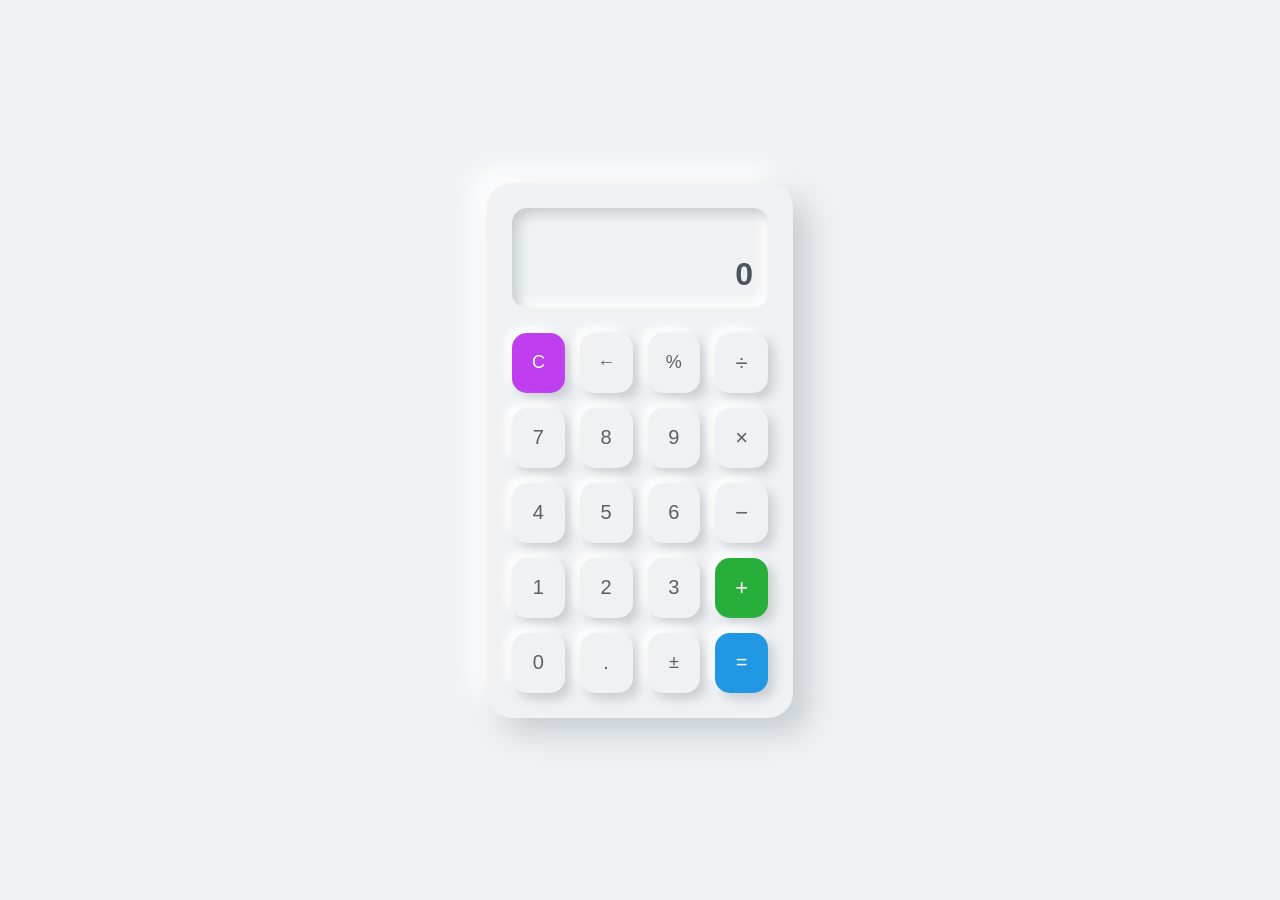
<file: projetos/index.html>
<!doctype html>
<html lang="pt-BR">
  <head>
    <meta charset="UTF-8" />
    <meta name="viewport" content="width=device-width, initial-scale=1.0" />
    <title>Meu Modelo Calculadora</title>
    <link rel="stylesheet" href="calculadora/css/style.css"/>
  </head>
  <body>
    <main class="calculadora">
        <!-- Display -->
        <section class="display">
            <div id="expressao"></div>
            <div id="resultado">0</div>            
        </section>

        <!-- Teclado -->
        <section class="teclado">
            <!-- Linha 1 -->
            <button class="botao funcao" data-acao="limpar">C</button>
            <button class="botao funcao" data-acao="apagar">←</button>
            <button class="botao funcao" data-acao="porcentagem">%</button>
            <button class="botao operador" data-operador="/">÷</button>

            <!-- Linha 2 -->
            <button class="botao numerico" data-numero="7">7</button>
            <button class="botao numerico" data-numero="8">8</button>
            <button class="botao numerico" data-numero="9">9</button>
            <button class="botao operador" data-operador="*">×</button>

            <!-- Linha 3 -->
            <button class="botao numerico" data-numero="4">4</button>
            <button class="botao numerico" data-numero="5">5</button>
            <button class="botao numerico" data-numero="6">6</button>
            <button class="botao operador" data-operador="-">−</button>

            <!-- Linha 4 -->
            <button class="botao numerico" data-numero="1">1</button>
            <button class="botao numerico" data-numero="2">2</button>
            <button class="botao numerico" data-numero="3">3</button>
            <button class="botao operador" data-operador="+">+</button>

            <!-- Linha 5 -->
            <button class="botao numerico zero" data-numero="0">0</button>
            <button class="botao numerico" data-numero=".">.</button>
            <button class="botao funcao" data-acao="sinal">±</button>
            <button class="botao resultado" data-acao="igual">=</button>

        </section>
    </main>
    <script src="calculadora/js/script.js"></script>
  </body>
</html>
</file>
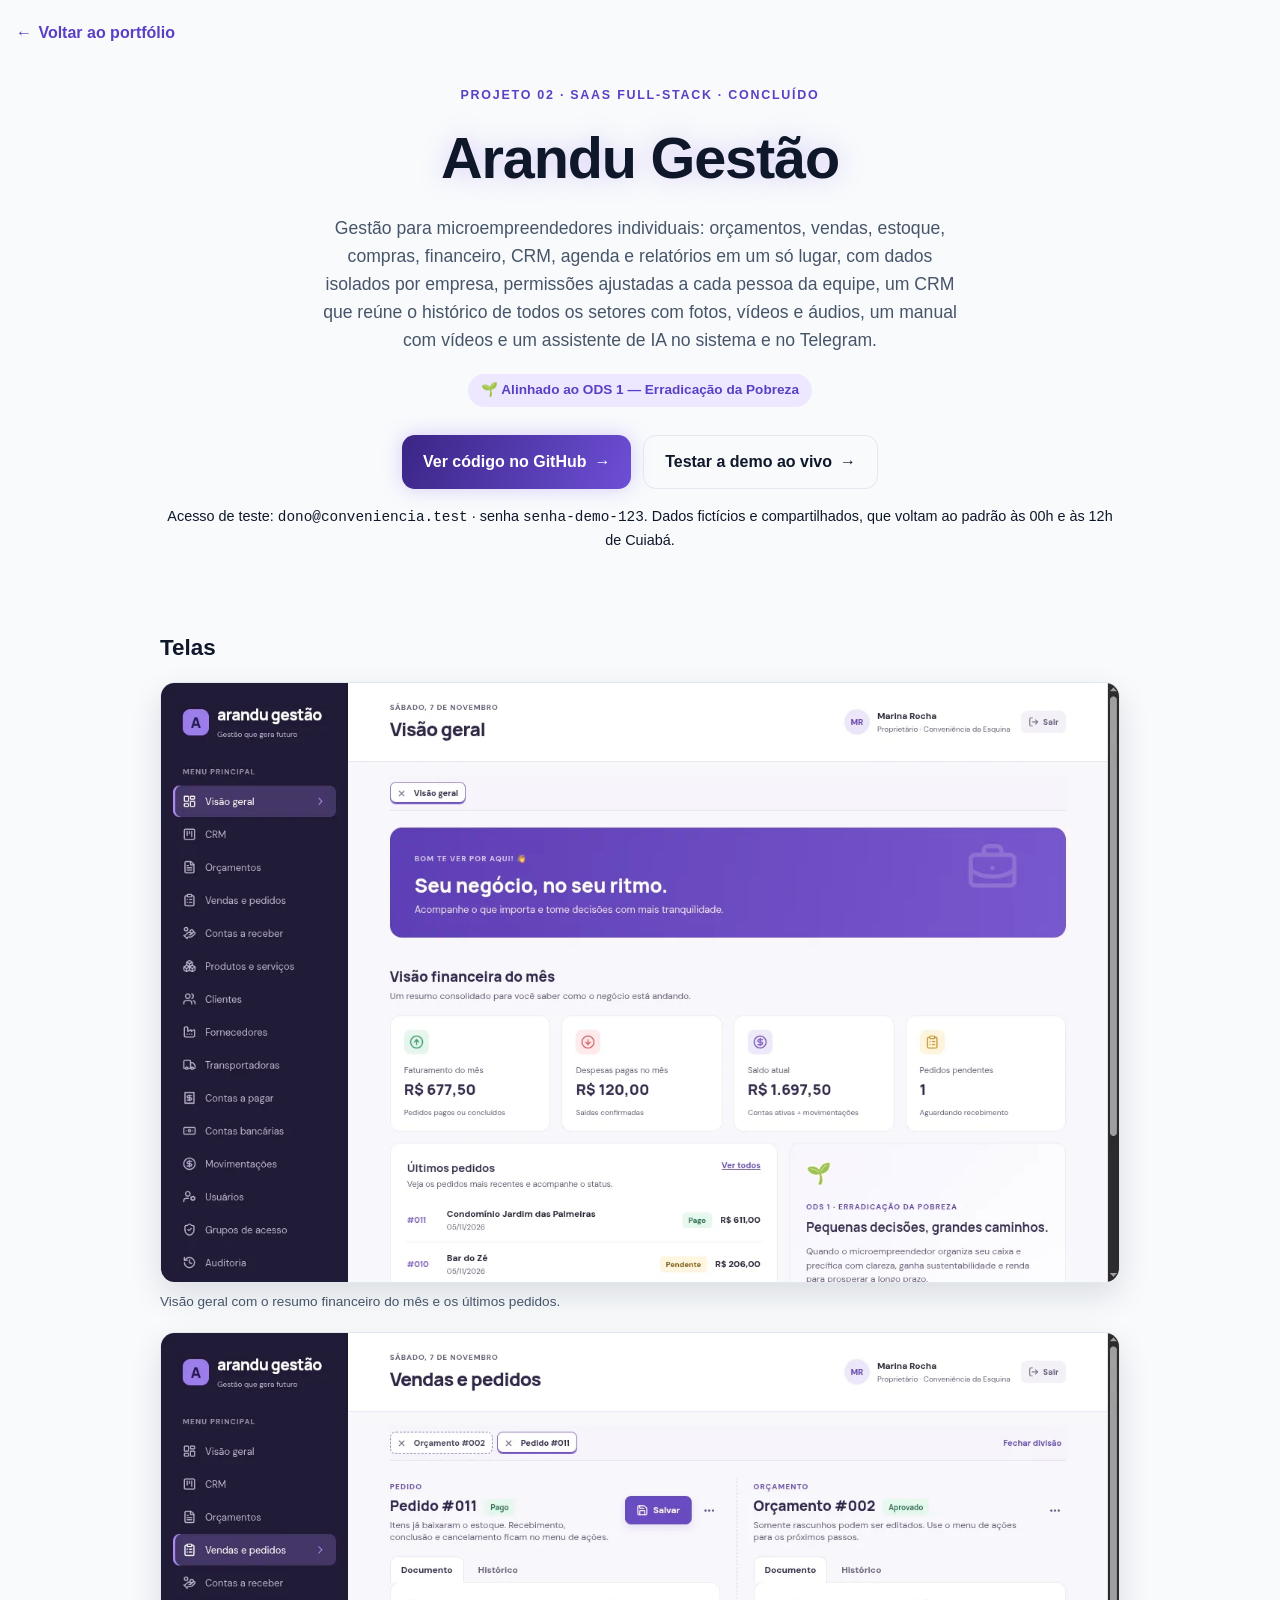
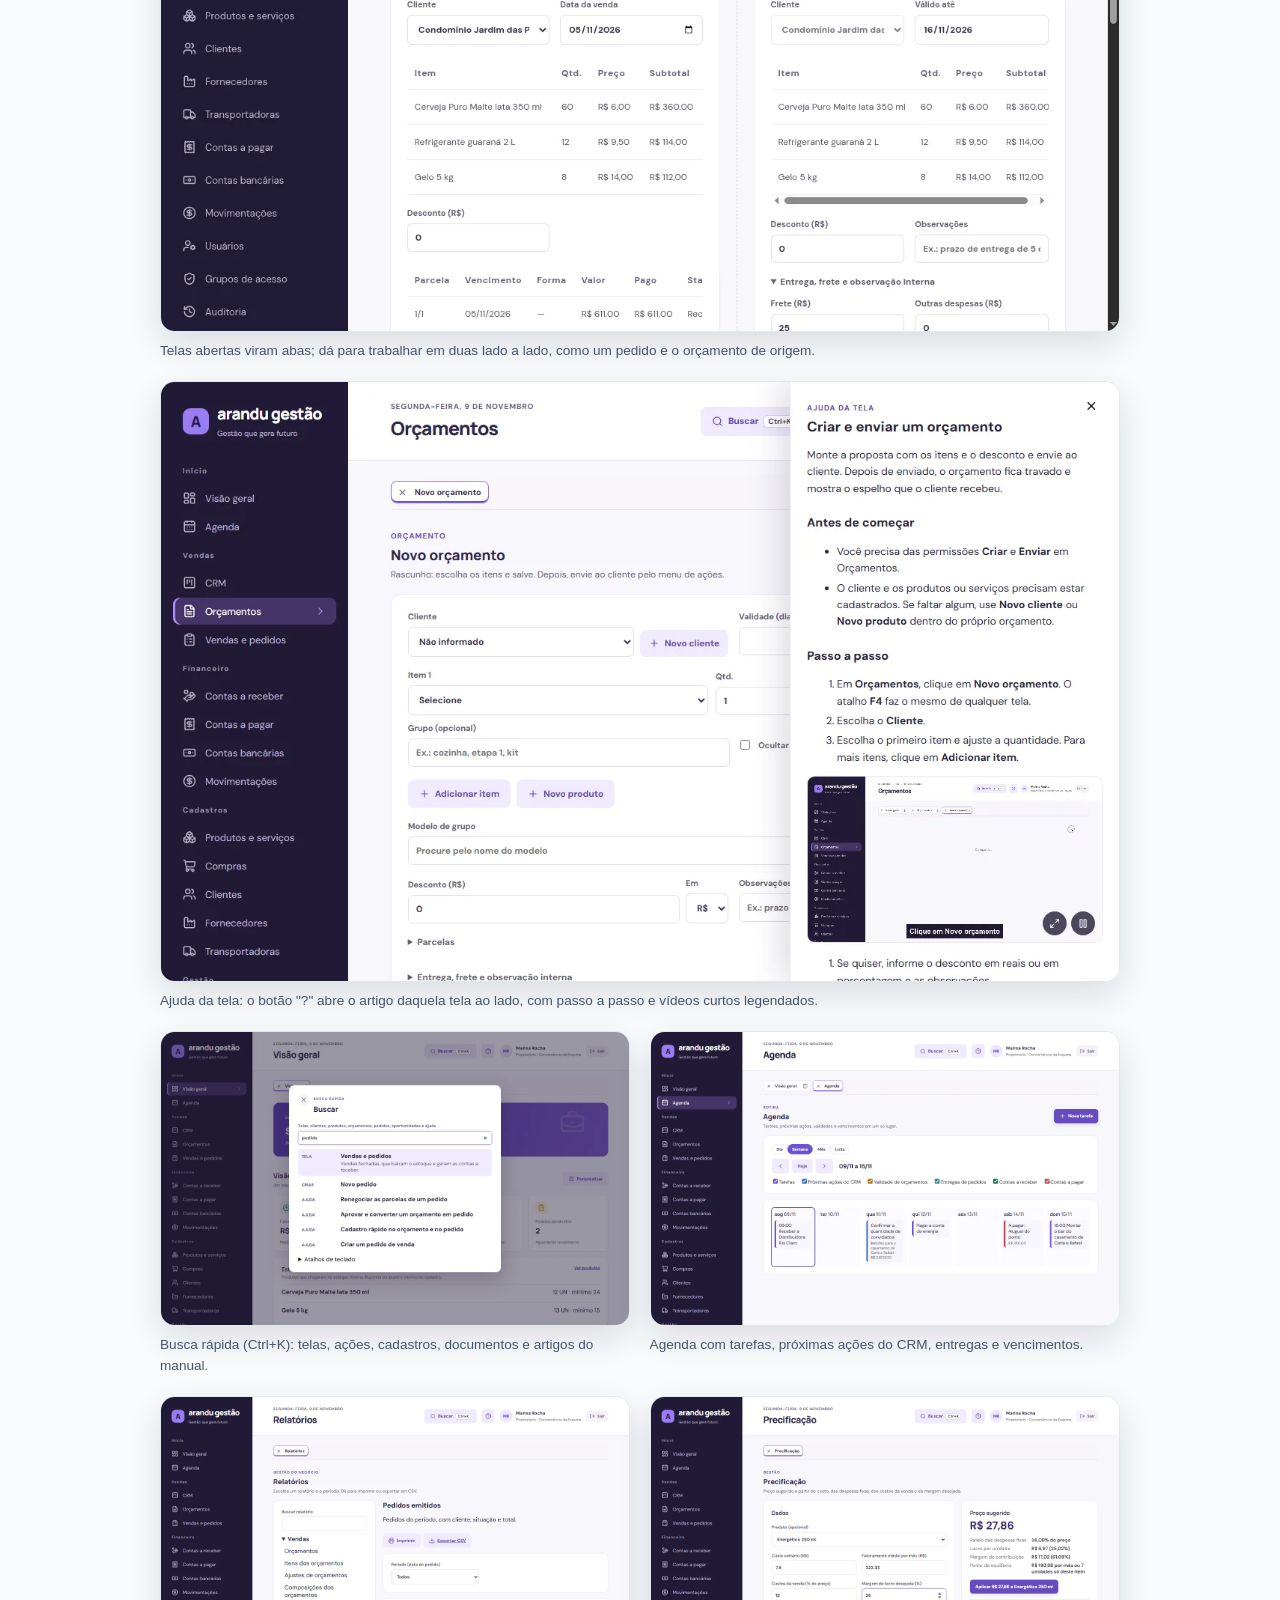
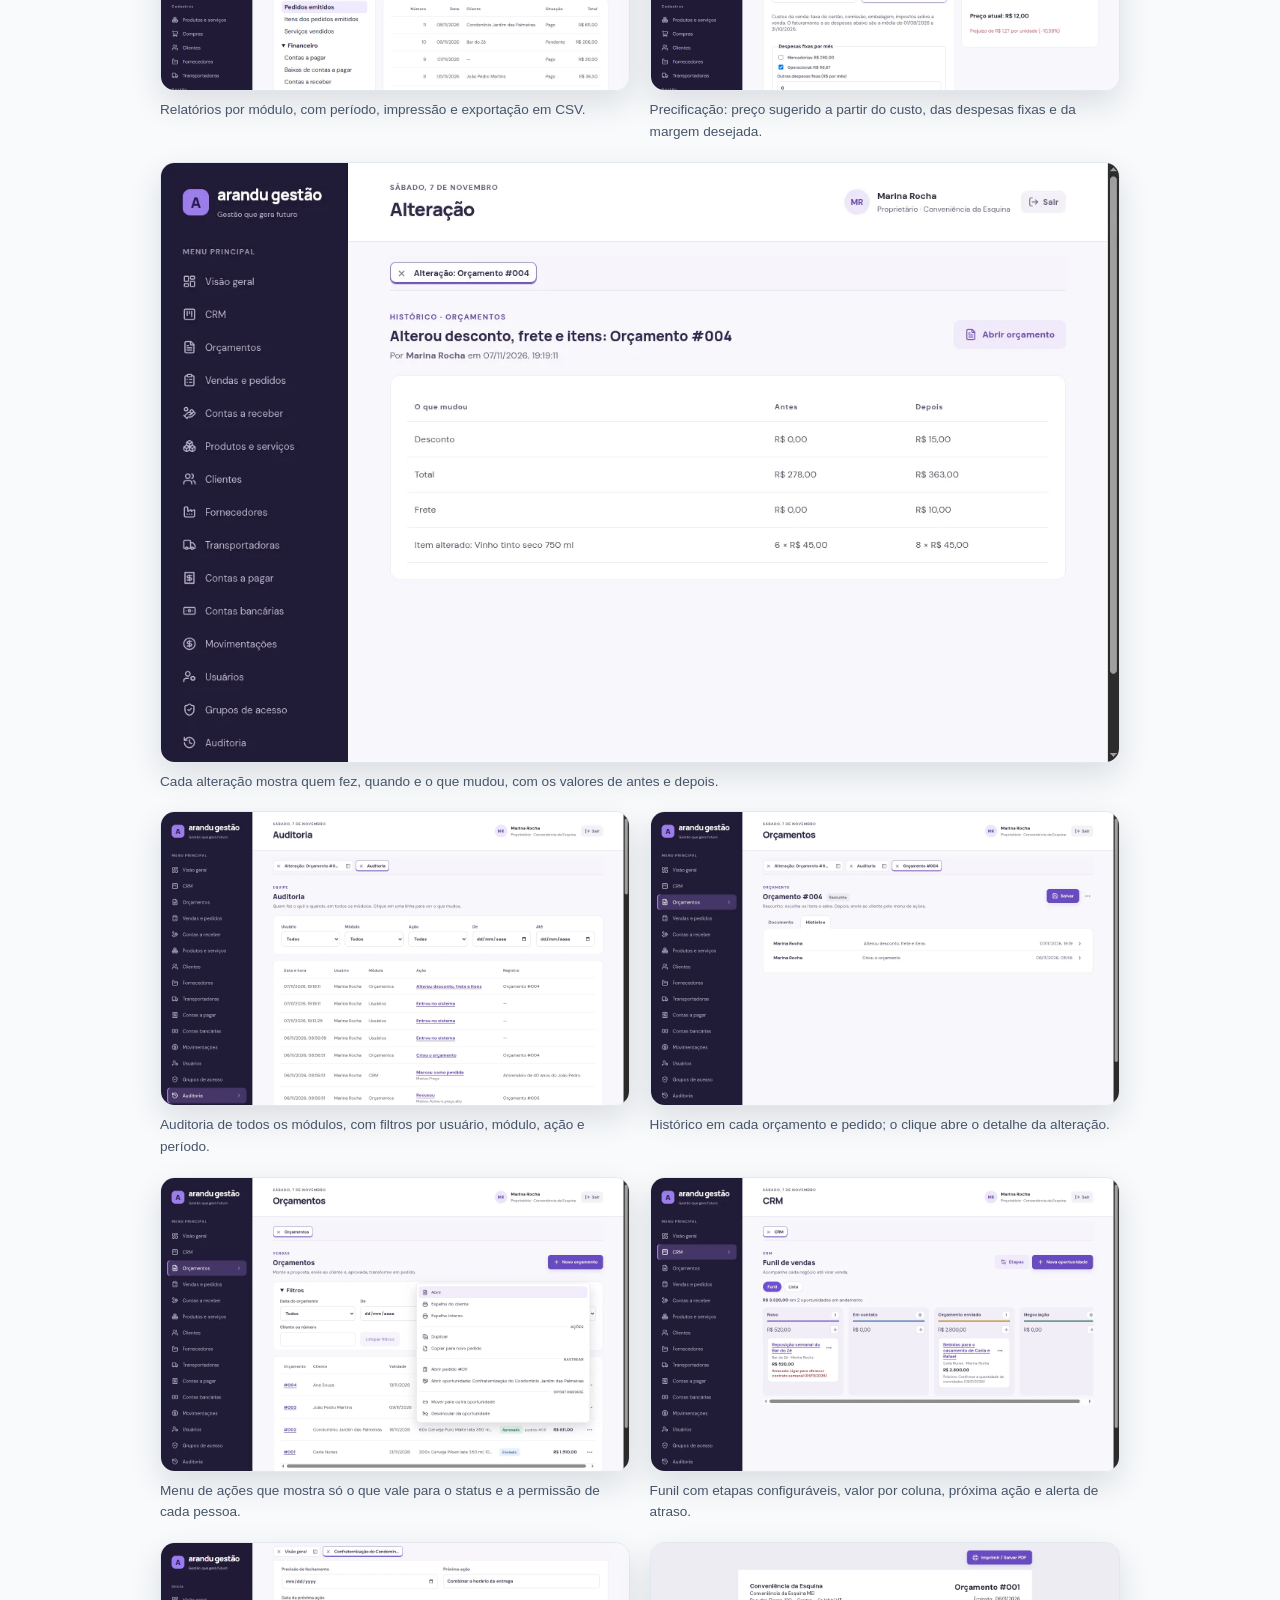
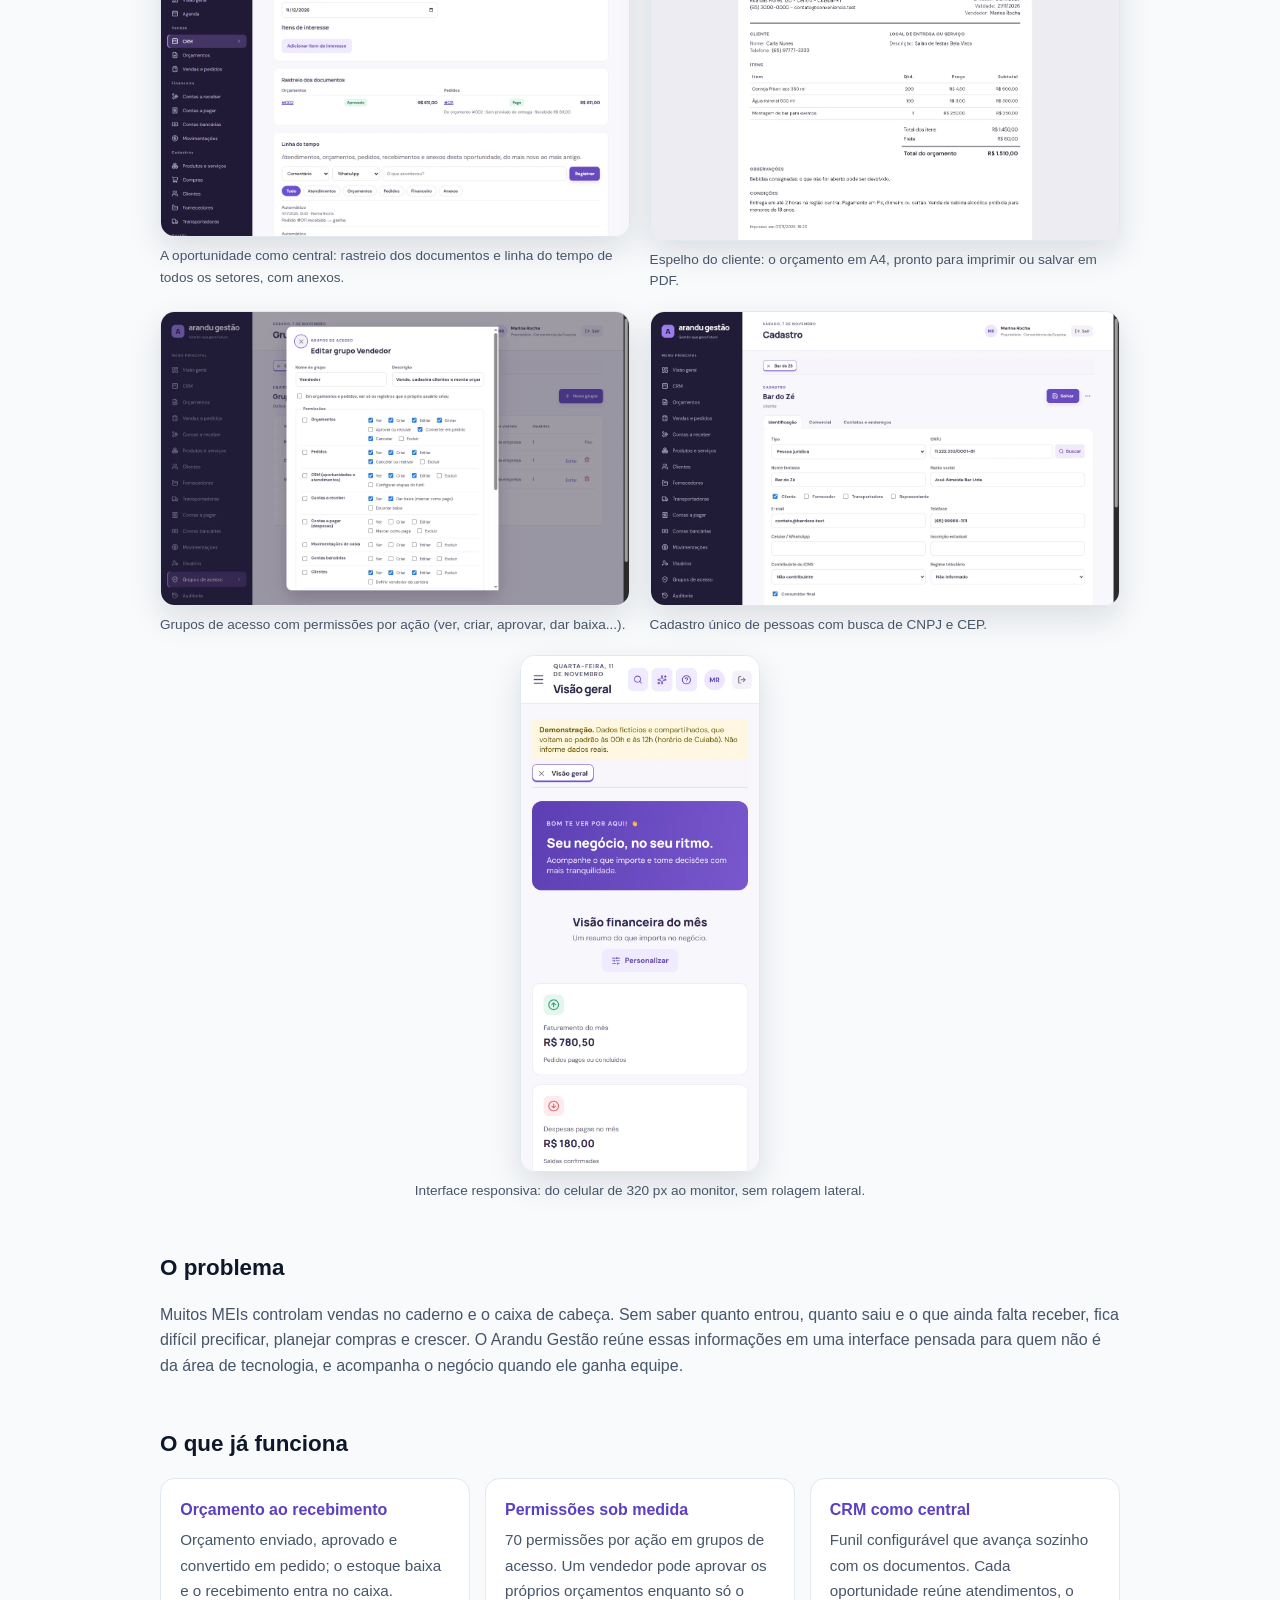
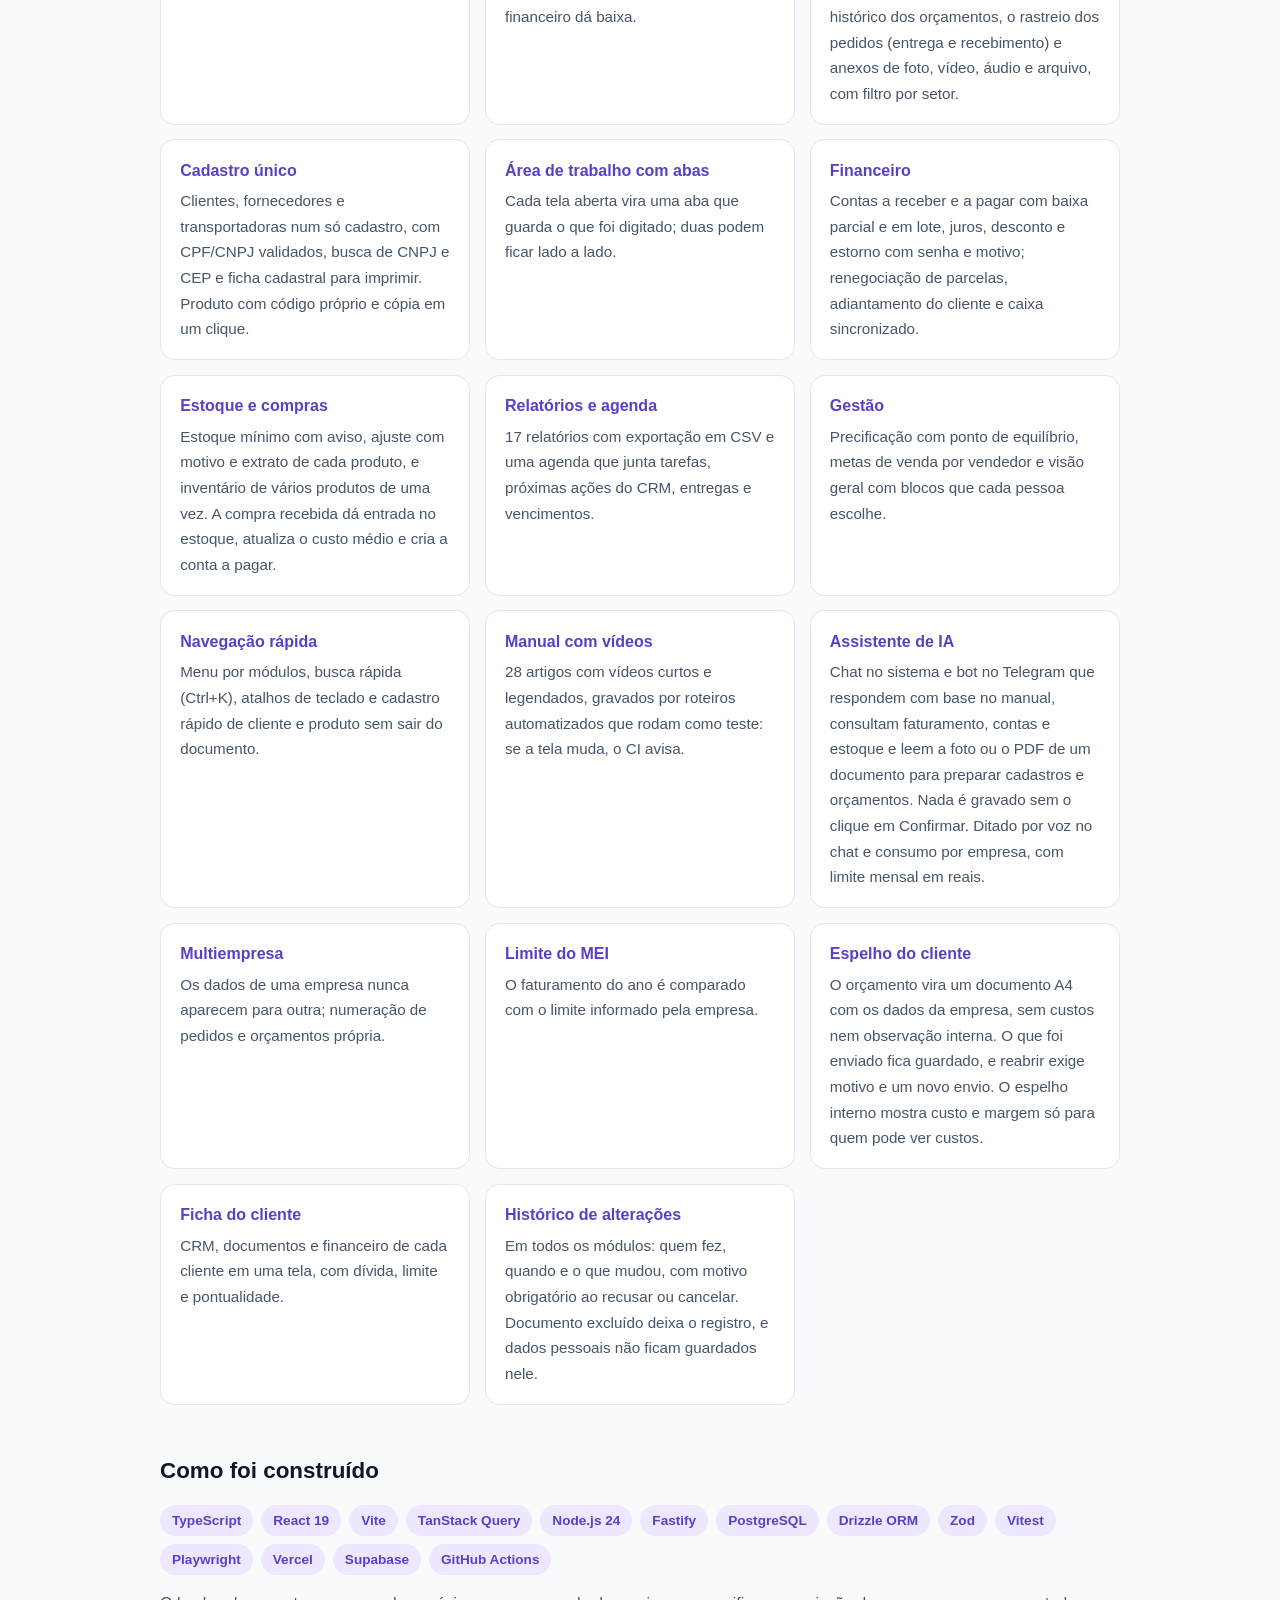
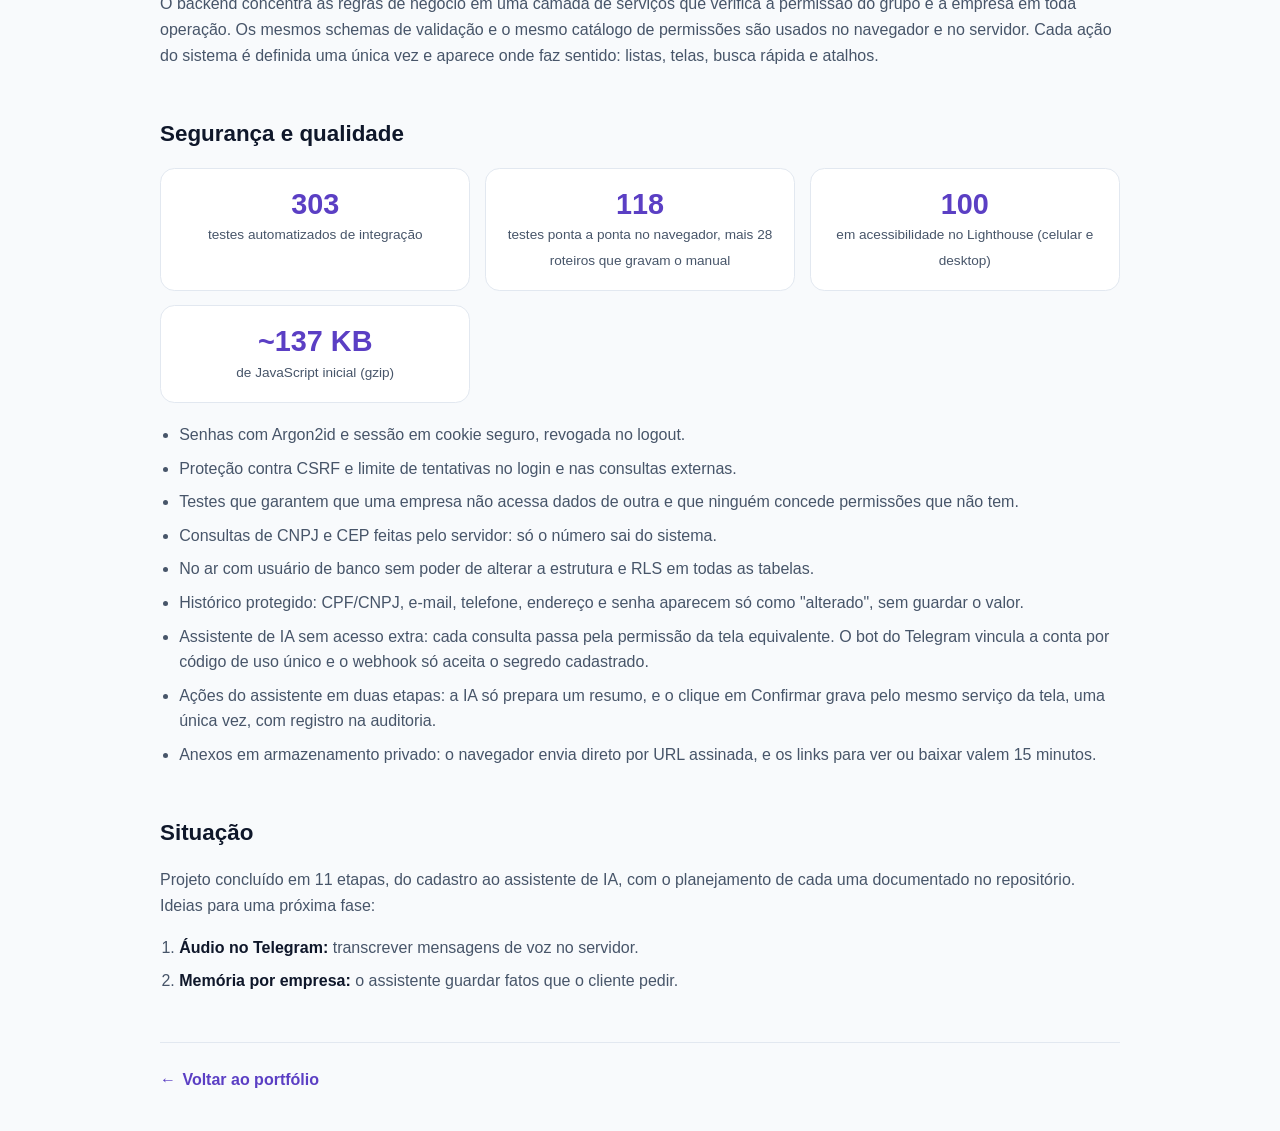
<file: projetos/arandue.html>
<!doctype html>
<html lang="pt-BR">
  <head>
    <meta charset="UTF-8" />
    <meta name="viewport" content="width=device-width, initial-scale=1.0" />
    <meta
      name="description"
      content="Arandu Gestão: SaaS de gestão para MEIs com orçamentos, vendas, estoque, compras, financeiro, CRM com anexos, agenda, relatórios, manual com vídeos e assistente de IA no sistema e no Telegram, multiempresa e com permissões por ação."
    />
    <title>Arandu Gestão · Portfólio Nabor N Silva</title>
    <link rel="shortcut icon" href="../img/favicon.ico" type="image/x-icon" />
    <link rel="stylesheet" href="arandue/css/style.css" />
    <script>
      // Aplica o tema salvo no portfólio antes da página aparecer (evita piscar).
      if (localStorage.getItem("tema") === "escuro") {
        document.documentElement.classList.add("dark");
      }
    </script>
  </head>
  <body>
    <a class="voltar" href="../index.html"
      ><span aria-hidden="true">←</span> Voltar ao portfólio</a
    >

    <header class="hero">
      <p class="eyebrow">Projeto 02 · SaaS full-stack · concluído</p>
      <h1>Arandu Gestão</h1>
      <p class="lead">
        Gestão para microempreendedores individuais: orçamentos, vendas,
        estoque, compras, financeiro, CRM, agenda e relatórios em um só lugar,
        com dados isolados por empresa, permissões ajustadas a cada pessoa da
        equipe, um CRM que reúne o histórico de todos os setores com fotos,
        vídeos e áudios, um manual com vídeos e um assistente de IA no sistema
        e no Telegram.
      </p>
      <p class="selo">
        <span aria-hidden="true">🌱</span> Alinhado ao ODS 1 — Erradicação da
        Pobreza
      </p>

      <div class="acoes">
        <a class="botao primario" href="https://github.com/nabornasc/arandu-gestao">
          Ver código no GitHub <span aria-hidden="true">→</span>
        </a>
        <a class="botao secundario" href="https://arandu-gestao.vercel.app">
          Testar a demo ao vivo <span aria-hidden="true">→</span>
        </a>
      </div>
      <p class="demo-acesso">
        Acesso de teste: <code>dono@conveniencia.test</code> · senha
        <code>senha-demo-123</code>. Dados fictícios e compartilhados, que voltam
        ao padrão às 00h e às 12h de Cuiabá.
      </p>
    </header>

    <main>
      <section aria-labelledby="titulo-telas">
        <h2 id="titulo-telas">Telas</h2>
        <div class="galeria">
          <figure class="galeria__larga">
            <img
              src="../img/arandue/dashboard.webp"
              alt="Visão geral do Arandu Gestão com faturamento do mês, despesas pagas, saldo atual, pedidos pendentes e últimos pedidos."
              width="1280"
              height="800"
              loading="lazy"
            />
            <figcaption>Visão geral com o resumo financeiro do mês e os últimos pedidos.</figcaption>
          </figure>
          <figure class="galeria__larga">
            <img
              src="../img/arandue/lado-a-lado.webp"
              alt="Pedido e o orçamento que o originou abertos lado a lado, com abas das telas abertas no topo."
              width="1280"
              height="800"
              loading="lazy"
            />
            <figcaption>Telas abertas viram abas; dá para trabalhar em duas lado a lado, como um pedido e o orçamento de origem.</figcaption>
          </figure>
          <figure class="galeria__larga">
            <img
              src="../img/arandue/ajuda.webp"
              alt="Tela de novo orçamento com o painel Ajuda da tela aberto ao lado: passo a passo do artigo Criar e enviar um orçamento e um vídeo curto com legenda mostrando o clique."
              width="1280"
              height="800"
              loading="lazy"
            />
            <figcaption>Ajuda da tela: o botão "?" abre o artigo daquela tela ao lado, com passo a passo e vídeos curtos legendados.</figcaption>
          </figure>
          <figure>
            <img
              src="../img/arandue/busca.webp"
              alt="Busca rápida aberta com o termo pedido: resultados de tela, atalho de criação e artigos de ajuda."
              width="1280"
              height="800"
              loading="lazy"
            />
            <figcaption>Busca rápida (Ctrl+K): telas, ações, cadastros, documentos e artigos do manual.</figcaption>
          </figure>
          <figure>
            <img
              src="../img/arandue/agenda.webp"
              alt="Agenda na visão semanal com tarefas, próximas ações do CRM, entregas e contas a pagar, com filtros por tipo."
              width="1280"
              height="800"
              loading="lazy"
            />
            <figcaption>Agenda com tarefas, próximas ações do CRM, entregas e vencimentos.</figcaption>
          </figure>
          <figure>
            <img
              src="../img/arandue/relatorios.webp"
              alt="Central de relatórios com a lista por módulo e o relatório Pedidos emitidos aberto, com período e botão Exportar CSV."
              width="1280"
              height="800"
              loading="lazy"
            />
            <figcaption>Relatórios por módulo, com período, impressão e exportação em CSV.</figcaption>
          </figure>
          <figure>
            <img
              src="../img/arandue/precificacao.webp"
              alt="Precificação do Energético 250 ml com preço sugerido, rateio das despesas fixas, lucro, margem de contribuição e ponto de equilíbrio."
              width="1280"
              height="800"
              loading="lazy"
            />
            <figcaption>Precificação: preço sugerido a partir do custo, das despesas fixas e da margem desejada.</figcaption>
          </figure>
          <figure class="galeria__larga">
            <img
              src="../img/arandue/historico-detalhe.webp"
              alt="Detalhe de uma alteração em um orçamento: quem alterou, data e hora, e os valores de antes e depois do desconto, do total e dos itens."
              width="1280"
              height="800"
              loading="lazy"
            />
            <figcaption>Cada alteração mostra quem fez, quando e o que mudou, com os valores de antes e depois.</figcaption>
          </figure>
          <figure>
            <img
              src="../img/arandue/auditoria.webp"
              alt="Tela de auditoria com filtros por usuário, módulo, ação e período, e a lista de registros com data, hora e usuário."
              width="1280"
              height="800"
              loading="lazy"
            />
            <figcaption>Auditoria de todos os módulos, com filtros por usuário, módulo, ação e período.</figcaption>
          </figure>
          <figure>
            <img
              src="../img/arandue/historico.webp"
              alt="Aba Histórico de um orçamento com a lista de ações: criou, alterou e enviou ao cliente, com usuário e horário."
              width="1280"
              height="800"
              loading="lazy"
            />
            <figcaption>Histórico em cada orçamento e pedido; o clique abre o detalhe da alteração.</figcaption>
          </figure>
          <figure>
            <img
              src="../img/arandue/orcamentos.webp"
              alt="Lista de orçamentos com status e o menu de ações aberto: abrir, aprovar, recusar, cancelar, duplicar, copiar para pedido e vincular a uma oportunidade."
              width="1280"
              height="800"
              loading="lazy"
            />
            <figcaption>Menu de ações que mostra só o que vale para o status e a permissão de cada pessoa.</figcaption>
          </figure>
          <figure>
            <img
              src="../img/arandue/crm.webp"
              alt="Funil de vendas em colunas com oportunidades, valor total por etapa, responsável e próxima ação; ações atrasadas em destaque."
              width="1280"
              height="800"
              loading="lazy"
            />
            <figcaption>Funil com etapas configuráveis, valor por coluna, próxima ação e alerta de atraso.</figcaption>
          </figure>
          <figure>
            <img
              src="../img/arandue/crm-central.webp"
              alt="Oportunidade no CRM com o rastreio do orçamento e do pedido pago e a linha do tempo com filtros por setor."
              width="1280"
              height="800"
              loading="lazy"
            />
            <figcaption>A oportunidade como central: rastreio dos documentos e linha do tempo de todos os setores, com anexos.</figcaption>
          </figure>
          <figure>
            <img
              src="../img/arandue/espelho.webp"
              alt="Orçamento em formato A4 com dados da empresa e do cliente, itens, frete, total e condições, pronto para imprimir."
              width="1265"
              height="800"
              loading="lazy"
            />
            <figcaption>Espelho do cliente: o orçamento em A4, pronto para imprimir ou salvar em PDF.</figcaption>
          </figure>
          <figure>
            <img
              src="../img/arandue/permissoes.webp"
              alt="Edição de um grupo de acesso com a matriz de permissões por área e por ação."
              width="1280"
              height="800"
              loading="lazy"
            />
            <figcaption>Grupos de acesso com permissões por ação (ver, criar, aprovar, dar baixa...).</figcaption>
          </figure>
          <figure>
            <img
              src="../img/arandue/cadastro.webp"
              alt="Cadastro de cliente pessoa jurídica com CNPJ, busca na Receita, papéis e contatos."
              width="1280"
              height="800"
              loading="lazy"
            />
            <figcaption>Cadastro único de pessoas com busca de CNPJ e CEP.</figcaption>
          </figure>
          <figure class="galeria__celular">
            <img
              src="../img/arandue/mobile.webp"
              alt="Visão geral do Arandu Gestão em tela de celular."
              width="780"
              height="1688"
              loading="lazy"
            />
            <figcaption>Interface responsiva: do celular de 320 px ao monitor, sem rolagem lateral.</figcaption>
          </figure>
        </div>
      </section>

      <section aria-labelledby="titulo-problema">
        <h2 id="titulo-problema">O problema</h2>
        <p>
          Muitos MEIs controlam vendas no caderno e o caixa de cabeça. Sem
          saber quanto entrou, quanto saiu e o que ainda falta receber, fica
          difícil precificar, planejar compras e crescer. O Arandu Gestão reúne essas
          informações em uma interface pensada para quem não é da área de
          tecnologia, e acompanha o negócio quando ele ganha equipe.
        </p>
      </section>

      <section aria-labelledby="titulo-funcionalidades">
        <h2 id="titulo-funcionalidades">O que já funciona</h2>
        <ul class="cartoes">
          <li>
            <strong>Orçamento ao recebimento</strong>
            <span
              >Orçamento enviado, aprovado e convertido em pedido; o estoque
              baixa e o recebimento entra no caixa.</span
            >
          </li>
          <li>
            <strong>Permissões sob medida</strong>
            <span
              >70 permissões por ação em grupos de acesso. Um vendedor pode
              aprovar os próprios orçamentos enquanto só o financeiro dá
              baixa.</span
            >
          </li>
          <li>
            <strong>CRM como central</strong>
            <span
              >Funil configurável que avança sozinho com os documentos. Cada
              oportunidade reúne atendimentos, o histórico dos orçamentos, o
              rastreio dos pedidos (entrega e recebimento) e anexos de foto,
              vídeo, áudio e arquivo, com filtro por setor.</span
            >
          </li>
          <li>
            <strong>Cadastro único</strong>
            <span
              >Clientes, fornecedores e transportadoras num só cadastro, com
              CPF/CNPJ validados, busca de CNPJ e CEP e ficha cadastral para
              imprimir. Produto com código próprio e cópia em um clique.</span
            >
          </li>
          <li>
            <strong>Área de trabalho com abas</strong>
            <span
              >Cada tela aberta vira uma aba que guarda o que foi digitado; duas
              podem ficar lado a lado.</span
            >
          </li>
          <li>
            <strong>Financeiro</strong>
            <span
              >Contas a receber e a pagar com baixa parcial e em lote, juros,
              desconto e estorno com senha e motivo; renegociação de parcelas,
              adiantamento do cliente e caixa sincronizado.</span
            >
          </li>
          <li>
            <strong>Estoque e compras</strong>
            <span
              >Estoque mínimo com aviso, ajuste com motivo e extrato de cada
              produto, e inventário de vários produtos de uma vez. A compra
              recebida dá entrada no estoque, atualiza o custo médio e cria a
              conta a pagar.</span
            >
          </li>
          <li>
            <strong>Relatórios e agenda</strong>
            <span
              >17 relatórios com exportação em CSV e uma agenda que junta
              tarefas, próximas ações do CRM, entregas e vencimentos.</span
            >
          </li>
          <li>
            <strong>Gestão</strong>
            <span
              >Precificação com ponto de equilíbrio, metas de venda por
              vendedor e visão geral com blocos que cada pessoa escolhe.</span
            >
          </li>
          <li>
            <strong>Navegação rápida</strong>
            <span
              >Menu por módulos, busca rápida (Ctrl+K), atalhos de teclado e
              cadastro rápido de cliente e produto sem sair do documento.</span
            >
          </li>
          <li>
            <strong>Manual com vídeos</strong>
            <span
              >28 artigos com vídeos curtos e legendados, gravados por roteiros
              automatizados que rodam como teste: se a tela muda, o CI avisa.</span
            >
          </li>
          <li>
            <strong>Assistente de IA</strong>
            <span
              >Chat no sistema e bot no Telegram que respondem com base no
              manual, consultam faturamento, contas e estoque e leem a foto ou o
              PDF de um documento para preparar cadastros e orçamentos. Nada é
              gravado sem o clique em Confirmar. Ditado por voz no chat e
              consumo por empresa, com limite mensal em reais.</span
            >
          </li>
          <li>
            <strong>Multiempresa</strong>
            <span
              >Os dados de uma empresa nunca aparecem para outra; numeração de
              pedidos e orçamentos própria.</span
            >
          </li>
          <li>
            <strong>Limite do MEI</strong>
            <span
              >O faturamento do ano é comparado com o limite informado pela
              empresa.</span
            >
          </li>
          <li>
            <strong>Espelho do cliente</strong>
            <span
              >O orçamento vira um documento A4 com os dados da empresa, sem
              custos nem observação interna. O que foi enviado fica guardado, e
              reabrir exige motivo e um novo envio. O espelho interno mostra
              custo e margem só para quem pode ver custos.</span
            >
          </li>
          <li>
            <strong>Ficha do cliente</strong>
            <span
              >CRM, documentos e financeiro de cada cliente em uma tela, com
              dívida, limite e pontualidade.</span
            >
          </li>
          <li>
            <strong>Histórico de alterações</strong>
            <span
              >Em todos os módulos: quem fez, quando e o que mudou, com motivo
              obrigatório ao recusar ou cancelar. Documento excluído deixa o
              registro, e dados pessoais não ficam guardados nele.</span
            >
          </li>
        </ul>
      </section>

      <section aria-labelledby="titulo-stack">
        <h2 id="titulo-stack">Como foi construído</h2>
        <ul class="tags" aria-label="Tecnologias">
          <li>TypeScript</li>
          <li>React 19</li>
          <li>Vite</li>
          <li>TanStack Query</li>
          <li>Node.js 24</li>
          <li>Fastify</li>
          <li>PostgreSQL</li>
          <li>Drizzle ORM</li>
          <li>Zod</li>
          <li>Vitest</li>
          <li>Playwright</li>
          <li>Vercel</li>
          <li>Supabase</li>
          <li>GitHub Actions</li>
        </ul>
        <p>
          O backend concentra as regras de negócio em uma camada de serviços
          que verifica a permissão do grupo e a empresa em toda operação. Os
          mesmos schemas de validação e o mesmo catálogo de permissões são
          usados no navegador e no servidor. Cada ação do sistema é definida
          uma única vez e aparece onde faz sentido: listas, telas, busca rápida e
          atalhos.
        </p>
      </section>

      <section aria-labelledby="titulo-qualidade">
        <h2 id="titulo-qualidade">Segurança e qualidade</h2>
        <ul class="numeros">
          <li><strong>303</strong><span>testes automatizados de integração</span></li>
          <li><strong>118</strong><span>testes ponta a ponta no navegador, mais 28 roteiros que gravam o manual</span></li>
          <li><strong>100</strong><span>em acessibilidade no Lighthouse (celular e desktop)</span></li>
          <li><strong>~137 KB</strong><span>de JavaScript inicial (gzip)</span></li>
        </ul>
        <ul class="lista">
          <li>Senhas com Argon2id e sessão em cookie seguro, revogada no logout.</li>
          <li>Proteção contra CSRF e limite de tentativas no login e nas consultas externas.</li>
          <li>Testes que garantem que uma empresa não acessa dados de outra e que ninguém concede permissões que não tem.</li>
          <li>Consultas de CNPJ e CEP feitas pelo servidor: só o número sai do sistema.</li>
          <li>No ar com usuário de banco sem poder de alterar a estrutura e RLS em todas as tabelas.</li>
          <li>Histórico protegido: CPF/CNPJ, e-mail, telefone, endereço e senha aparecem só como "alterado", sem guardar o valor.</li>
          <li>Assistente de IA sem acesso extra: cada consulta passa pela permissão da tela equivalente. O bot do Telegram vincula a conta por código de uso único e o webhook só aceita o segredo cadastrado.</li>
          <li>Ações do assistente em duas etapas: a IA só prepara um resumo, e o clique em Confirmar grava pelo mesmo serviço da tela, uma única vez, com registro na auditoria.</li>
          <li>Anexos em armazenamento privado: o navegador envia direto por URL assinada, e os links para ver ou baixar valem 15 minutos.</li>
        </ul>
      </section>

      <section aria-labelledby="titulo-proximos">
        <h2 id="titulo-proximos">Situação</h2>
        <p>
          Projeto concluído em 11 etapas, do cadastro ao assistente de IA, com o
          planejamento de cada uma documentado no repositório. Ideias para uma
          próxima fase:
        </p>
        <ol class="roteiro">
          <li><strong>Áudio no Telegram:</strong> transcrever mensagens de voz no servidor.</li>
          <li><strong>Memória por empresa:</strong> o assistente guardar fatos que o cliente pedir.</li>
        </ol>
      </section>
    </main>

    <footer>
      <a class="voltar" href="../index.html"
        ><span aria-hidden="true">←</span> Voltar ao portfólio</a
      >
    </footer>
  </body>
</html>
</file>
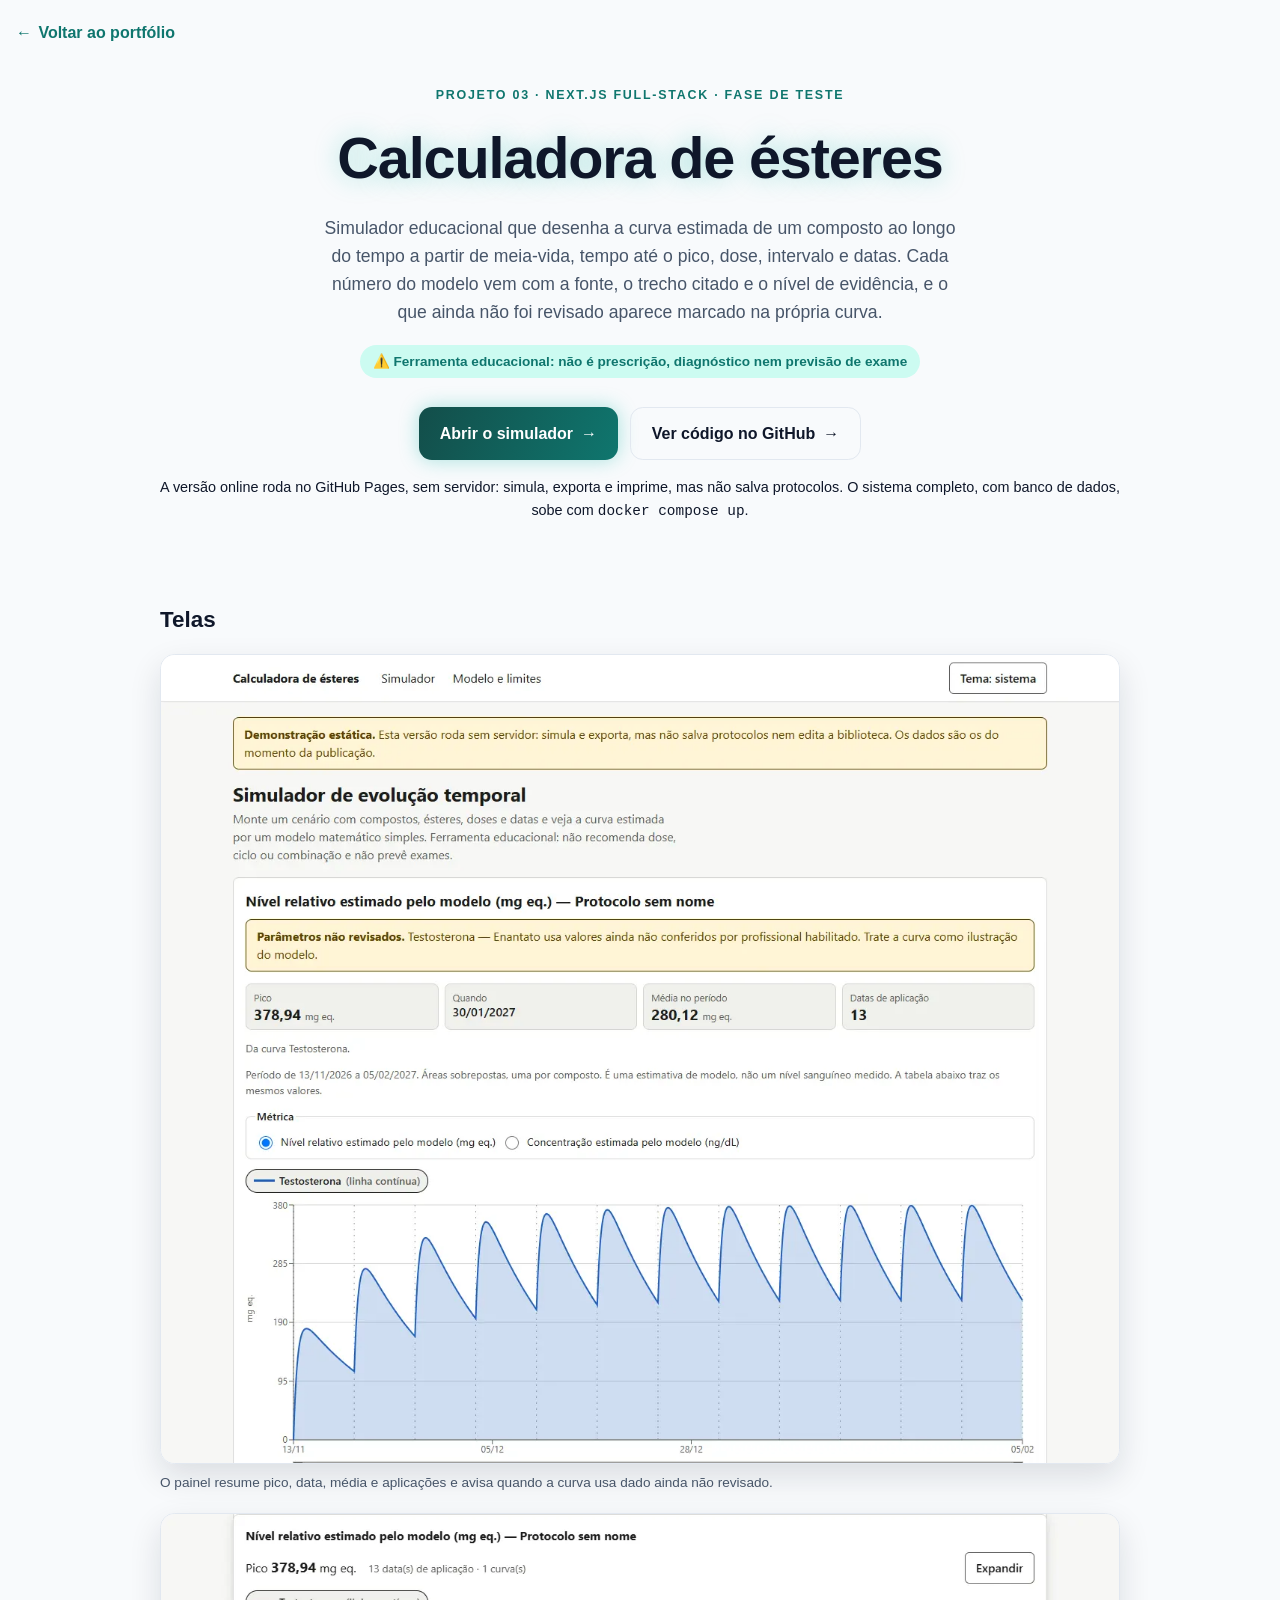
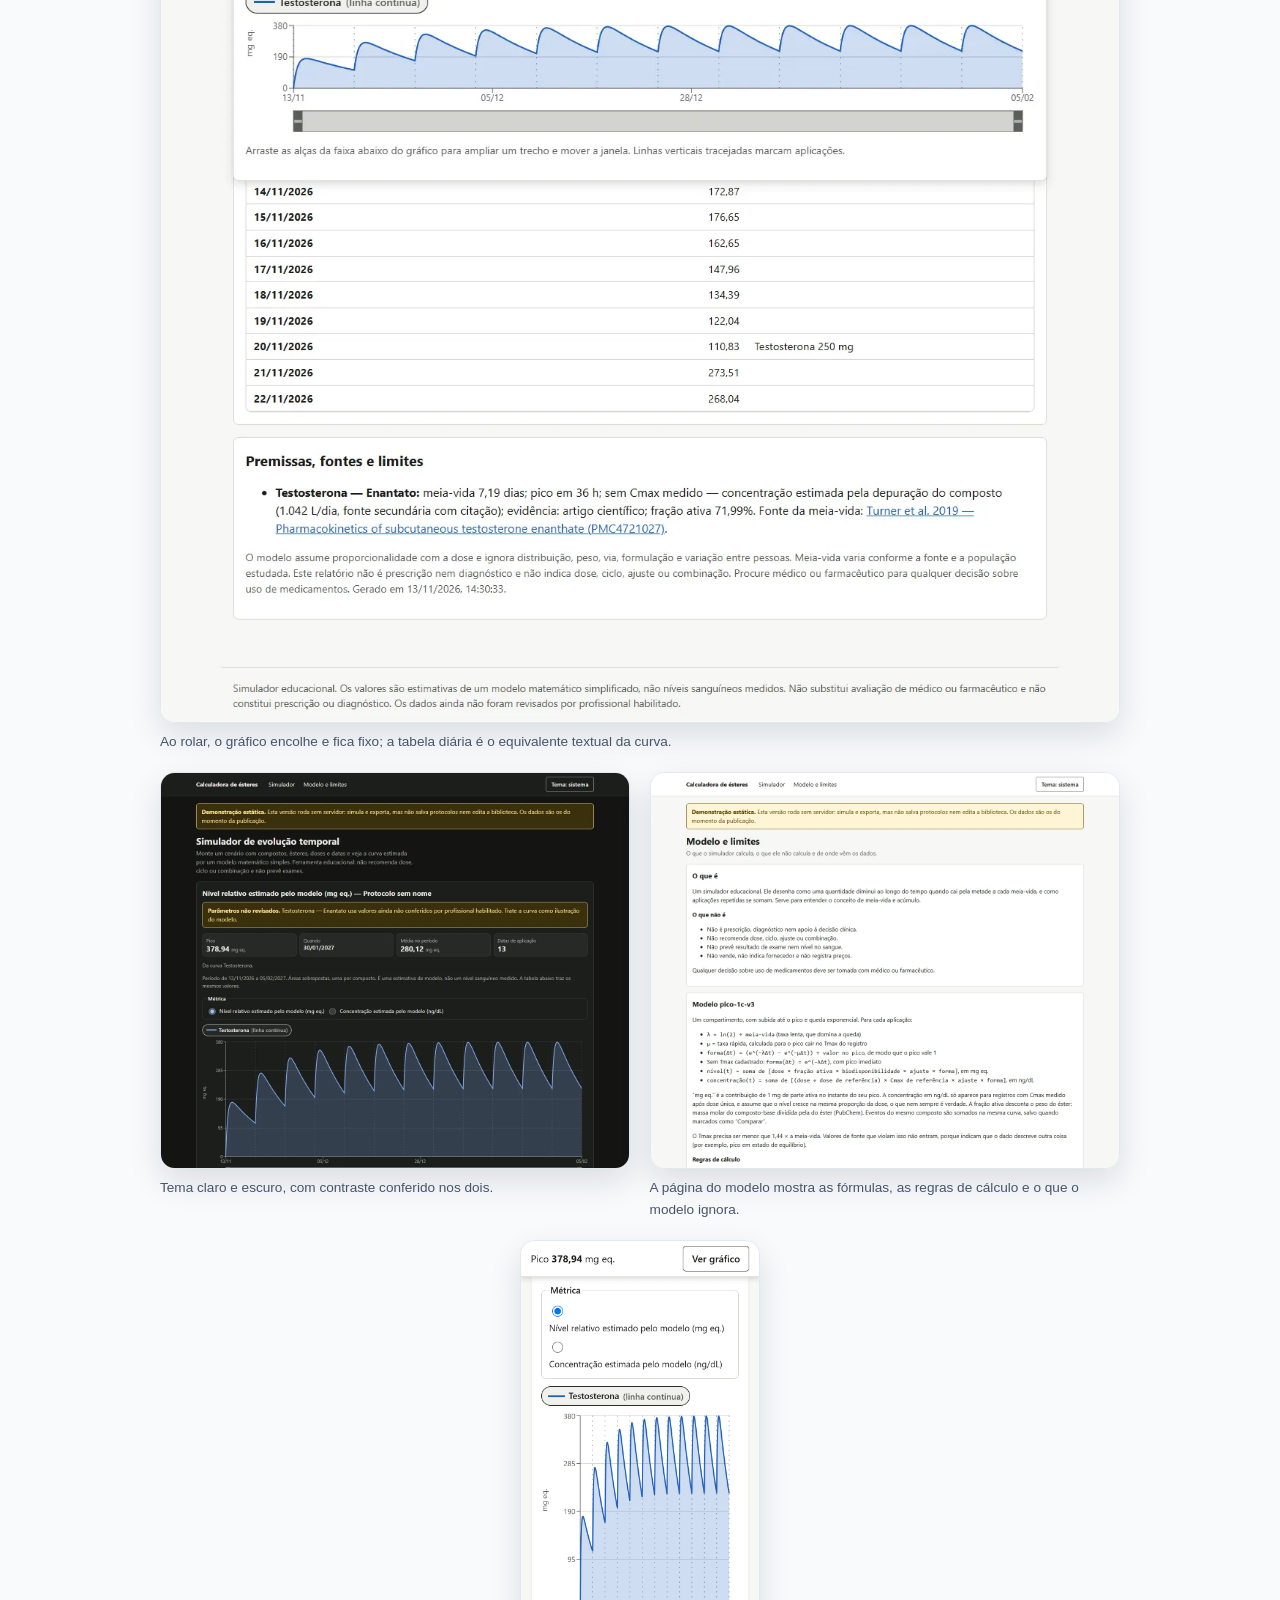
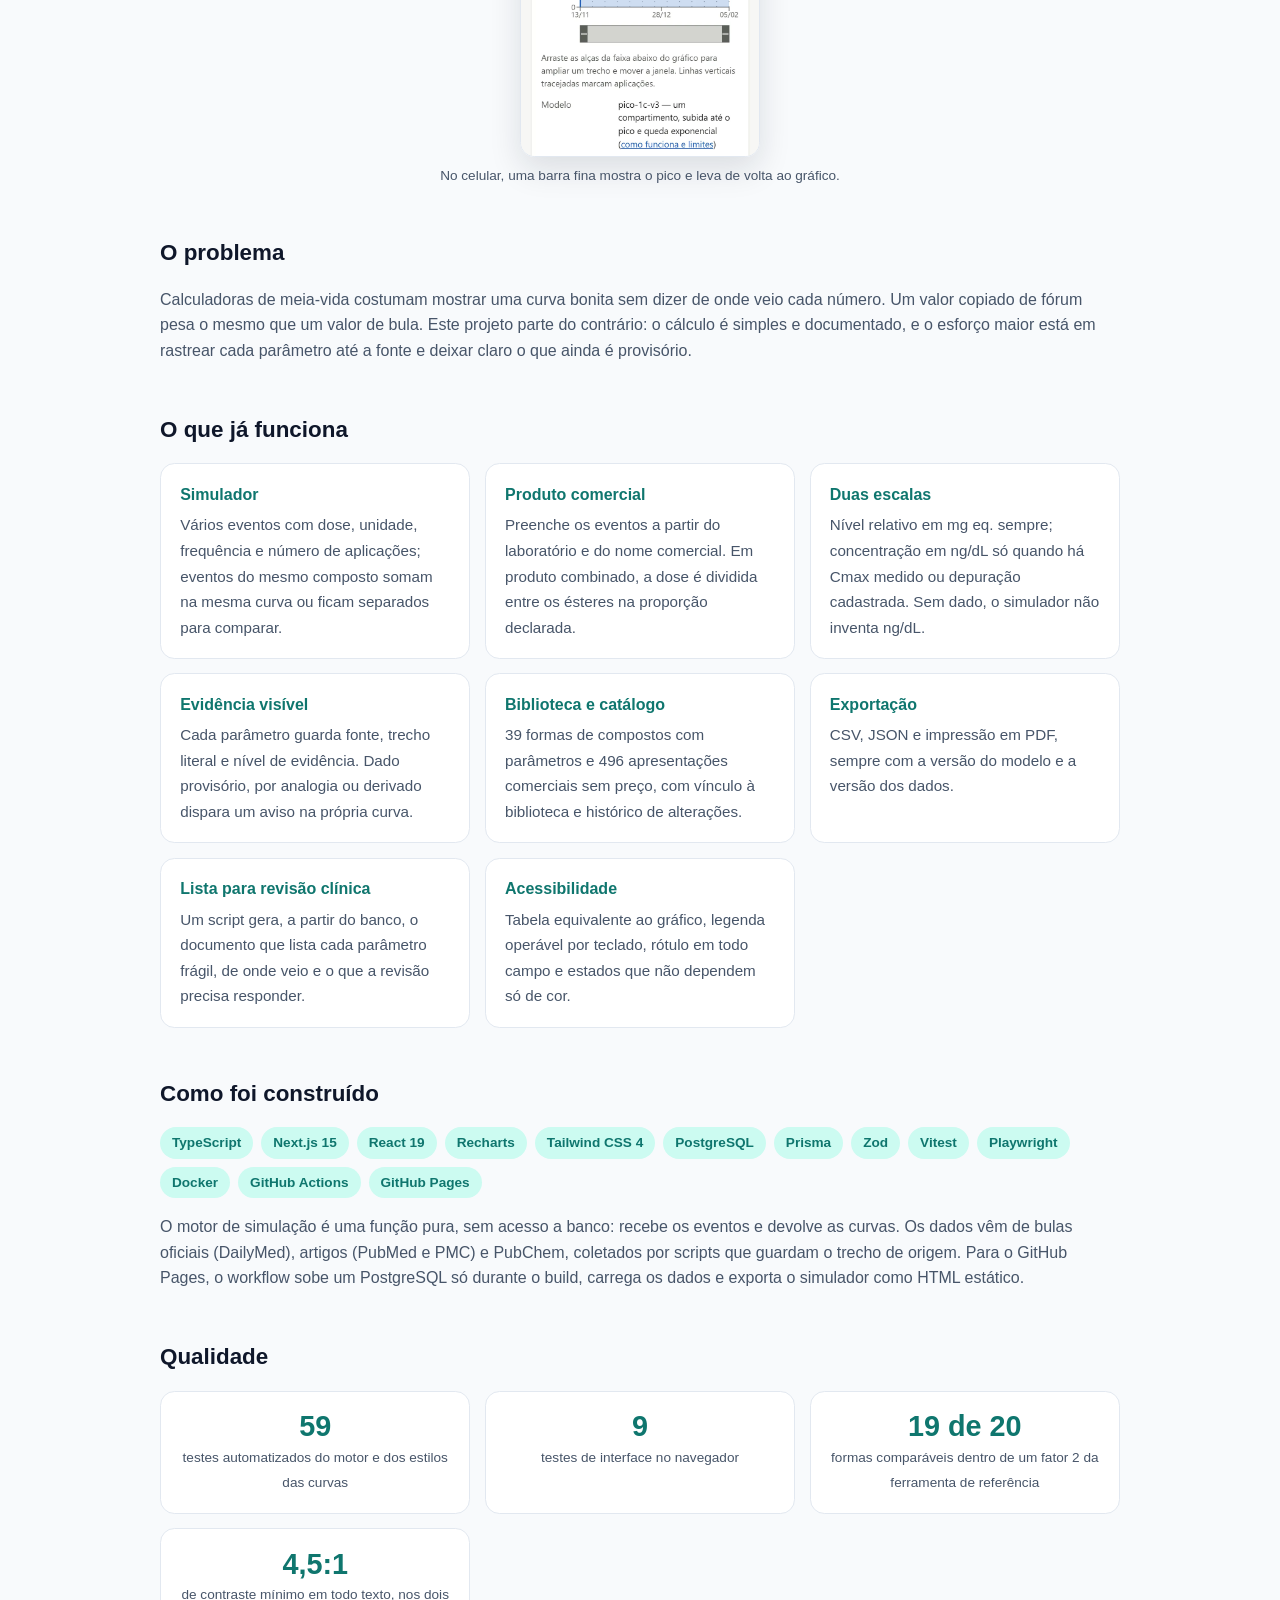
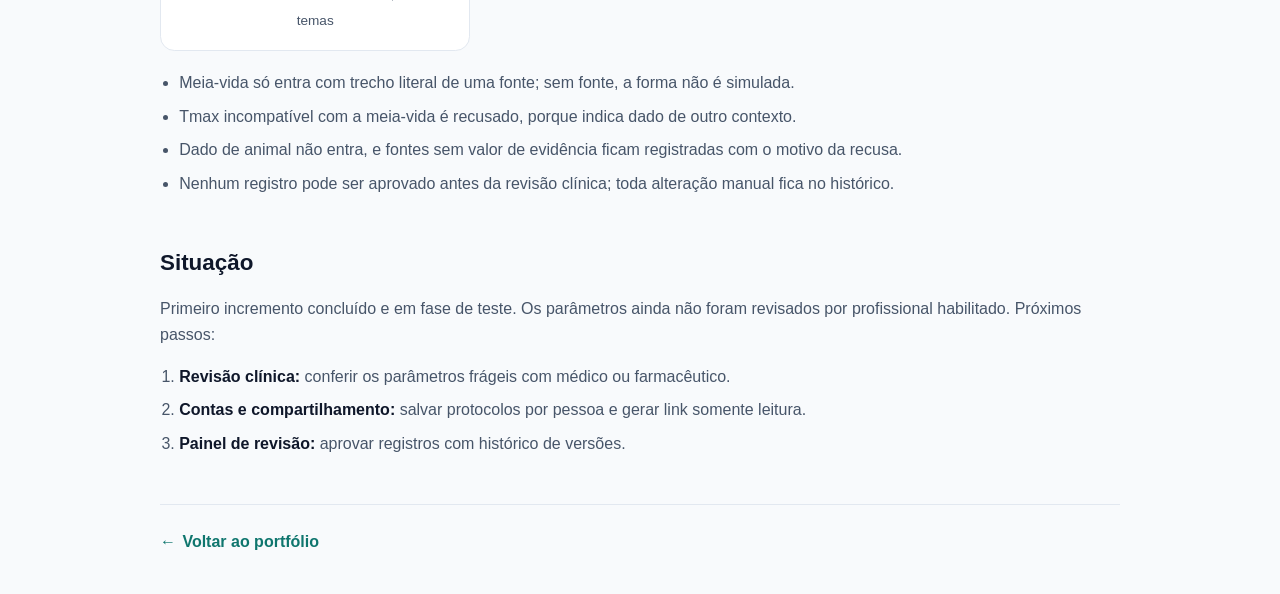
<file: projetos/calculadora-de-ester.html>
<!doctype html>
<html lang="pt-BR">
  <head>
    <meta charset="UTF-8" />
    <meta name="viewport" content="width=device-width, initial-scale=1.0" />
    <meta
      name="description"
      content="Calculadora de ésteres: simulador educacional que desenha a evolução estimada de compostos e ésteres a partir de meia-vida, dose, intervalo e datas, com fonte e nível de evidência em cada parâmetro."
    />
    <title>Calculadora de ésteres · Portfólio Nabor N Silva</title>
    <link rel="shortcut icon" href="../img/favicon.ico" type="image/x-icon" />
    <link rel="stylesheet" href="calculadora-de-ester/css/style.css" />
    <script>
      // Aplica o tema salvo no portfólio antes da página aparecer (evita piscar).
      if (localStorage.getItem("tema") === "escuro") {
        document.documentElement.classList.add("dark");
      }
    </script>
  </head>
  <body>
    <a class="voltar" href="../index.html"
      ><span aria-hidden="true">←</span> Voltar ao portfólio</a
    >

    <header class="hero">
      <p class="eyebrow">Projeto 03 · Next.js full-stack · fase de teste</p>
      <h1>Calculadora de ésteres</h1>
      <p class="lead">
        Simulador educacional que desenha a curva estimada de um composto ao
        longo do tempo a partir de meia-vida, tempo até o pico, dose, intervalo
        e datas. Cada número do modelo vem com a fonte, o trecho citado e o
        nível de evidência, e o que ainda não foi revisado aparece marcado na
        própria curva.
      </p>
      <p class="selo">
        <span aria-hidden="true">⚠️</span> Ferramenta educacional: não é
        prescrição, diagnóstico nem previsão de exame
      </p>

      <div class="acoes">
        <a class="botao primario" href="https://nabornasc.github.io/calculadora-de-ester/">
          Abrir o simulador <span aria-hidden="true">→</span>
        </a>
        <a class="botao secundario" href="https://github.com/nabornasc/calculadora-de-ester">
          Ver código no GitHub <span aria-hidden="true">→</span>
        </a>
      </div>
      <p class="demo-acesso">
        A versão online roda no GitHub Pages, sem servidor: simula, exporta e
        imprime, mas não salva protocolos. O sistema completo, com banco de
        dados, sobe com <code>docker compose up</code>.
      </p>
    </header>

    <main>
      <section aria-labelledby="titulo-telas">
        <h2 id="titulo-telas">Telas</h2>
        <div class="galeria">
          <figure class="galeria__larga">
            <img
              src="../img/calculadora-de-ester/simulador.webp"
              alt="Simulador com um evento semanal: aviso de parâmetros não revisados, pico, data do pico, média no período, número de aplicações e a curva com o acúmulo entre aplicações."
              width="1280"
              height="1080"
              loading="lazy"
            />
            <figcaption>O painel resume pico, data, média e aplicações e avisa quando a curva usa dado ainda não revisado.</figcaption>
          </figure>
          <figure class="galeria__larga">
            <img
              src="../img/calculadora-de-ester/tabelas.webp"
              alt="Gráfico compacto fixo no topo e, abaixo, a tabela de valores diários com botões Exportar CSV, Exportar JSON e Imprimir / PDF."
              width="1280"
              height="1080"
              loading="lazy"
            />
            <figcaption>Ao rolar, o gráfico encolhe e fica fixo; a tabela diária é o equivalente textual da curva.</figcaption>
          </figure>
          <figure>
            <img
              src="../img/calculadora-de-ester/simulador-escuro.webp"
              alt="O mesmo simulador no tema escuro."
              width="1280"
              height="1080"
              loading="lazy"
            />
            <figcaption>Tema claro e escuro, com contraste conferido nos dois.</figcaption>
          </figure>
          <figure>
            <img
              src="../img/calculadora-de-ester/modelo.webp"
              alt="Página Modelo e limites com as fórmulas do modelo de um compartimento."
              width="1280"
              height="1080"
              loading="lazy"
            />
            <figcaption>A página do modelo mostra as fórmulas, as regras de cálculo e o que o modelo ignora.</figcaption>
          </figure>
          <figure class="galeria__celular">
            <img
              src="../img/calculadora-de-ester/mobile.webp"
              alt="Simulador em tela de celular, com a barra fina do pico no topo e o gráfico abaixo."
              width="780"
              height="1688"
              loading="lazy"
            />
            <figcaption>No celular, uma barra fina mostra o pico e leva de volta ao gráfico.</figcaption>
          </figure>
        </div>
      </section>

      <section aria-labelledby="titulo-problema">
        <h2 id="titulo-problema">O problema</h2>
        <p>
          Calculadoras de meia-vida costumam mostrar uma curva bonita sem dizer
          de onde veio cada número. Um valor copiado de fórum pesa o mesmo que
          um valor de bula. Este projeto parte do contrário: o cálculo é
          simples e documentado, e o esforço maior está em rastrear cada
          parâmetro até a fonte e deixar claro o que ainda é provisório.
        </p>
      </section>

      <section aria-labelledby="titulo-funcionalidades">
        <h2 id="titulo-funcionalidades">O que já funciona</h2>
        <ul class="cartoes">
          <li>
            <strong>Simulador</strong>
            <span
              >Vários eventos com dose, unidade, frequência e número de
              aplicações; eventos do mesmo composto somam na mesma curva ou
              ficam separados para comparar.</span
            >
          </li>
          <li>
            <strong>Produto comercial</strong>
            <span
              >Preenche os eventos a partir do laboratório e do nome comercial.
              Em produto combinado, a dose é dividida entre os ésteres na
              proporção declarada.</span
            >
          </li>
          <li>
            <strong>Duas escalas</strong>
            <span
              >Nível relativo em mg eq. sempre; concentração em ng/dL só quando
              há Cmax medido ou depuração cadastrada. Sem dado, o simulador não
              inventa ng/dL.</span
            >
          </li>
          <li>
            <strong>Evidência visível</strong>
            <span
              >Cada parâmetro guarda fonte, trecho literal e nível de
              evidência. Dado provisório, por analogia ou derivado dispara um
              aviso na própria curva.</span
            >
          </li>
          <li>
            <strong>Biblioteca e catálogo</strong>
            <span
              >39 formas de compostos com parâmetros e 496 apresentações
              comerciais sem preço, com vínculo à biblioteca e histórico de
              alterações.</span
            >
          </li>
          <li>
            <strong>Exportação</strong>
            <span
              >CSV, JSON e impressão em PDF, sempre com a versão do modelo e a
              versão dos dados.</span
            >
          </li>
          <li>
            <strong>Lista para revisão clínica</strong>
            <span
              >Um script gera, a partir do banco, o documento que lista cada
              parâmetro frágil, de onde veio e o que a revisão precisa
              responder.</span
            >
          </li>
          <li>
            <strong>Acessibilidade</strong>
            <span
              >Tabela equivalente ao gráfico, legenda operável por teclado,
              rótulo em todo campo e estados que não dependem só de cor.</span
            >
          </li>
        </ul>
      </section>

      <section aria-labelledby="titulo-stack">
        <h2 id="titulo-stack">Como foi construído</h2>
        <ul class="tags" aria-label="Tecnologias">
          <li>TypeScript</li>
          <li>Next.js 15</li>
          <li>React 19</li>
          <li>Recharts</li>
          <li>Tailwind CSS 4</li>
          <li>PostgreSQL</li>
          <li>Prisma</li>
          <li>Zod</li>
          <li>Vitest</li>
          <li>Playwright</li>
          <li>Docker</li>
          <li>GitHub Actions</li>
          <li>GitHub Pages</li>
        </ul>
        <p>
          O motor de simulação é uma função pura, sem acesso a banco: recebe os
          eventos e devolve as curvas. Os dados vêm de bulas oficiais
          (DailyMed), artigos (PubMed e PMC) e PubChem, coletados por scripts
          que guardam o trecho de origem. Para o GitHub Pages, o workflow sobe
          um PostgreSQL só durante o build, carrega os dados e exporta o
          simulador como HTML estático.
        </p>
      </section>

      <section aria-labelledby="titulo-qualidade">
        <h2 id="titulo-qualidade">Qualidade</h2>
        <ul class="numeros">
          <li><strong>59</strong><span>testes automatizados do motor e dos estilos das curvas</span></li>
          <li><strong>9</strong><span>testes de interface no navegador</span></li>
          <li><strong>19 de 20</strong><span>formas comparáveis dentro de um fator 2 da ferramenta de referência</span></li>
          <li><strong>4,5:1</strong><span>de contraste mínimo em todo texto, nos dois temas</span></li>
        </ul>
        <ul class="lista">
          <li>Meia-vida só entra com trecho literal de uma fonte; sem fonte, a forma não é simulada.</li>
          <li>Tmax incompatível com a meia-vida é recusado, porque indica dado de outro contexto.</li>
          <li>Dado de animal não entra, e fontes sem valor de evidência ficam registradas com o motivo da recusa.</li>
          <li>Nenhum registro pode ser aprovado antes da revisão clínica; toda alteração manual fica no histórico.</li>
        </ul>
      </section>

      <section aria-labelledby="titulo-proximos">
        <h2 id="titulo-proximos">Situação</h2>
        <p>
          Primeiro incremento concluído e em fase de teste. Os parâmetros ainda
          não foram revisados por profissional habilitado. Próximos passos:
        </p>
        <ol class="roteiro">
          <li><strong>Revisão clínica:</strong> conferir os parâmetros frágeis com médico ou farmacêutico.</li>
          <li><strong>Contas e compartilhamento:</strong> salvar protocolos por pessoa e gerar link somente leitura.</li>
          <li><strong>Painel de revisão:</strong> aprovar registros com histórico de versões.</li>
        </ol>
      </section>
    </main>

    <footer>
      <a class="voltar" href="../index.html"
        ><span aria-hidden="true">←</span> Voltar ao portfólio</a
      >
    </footer>
  </body>
</html>
</file>
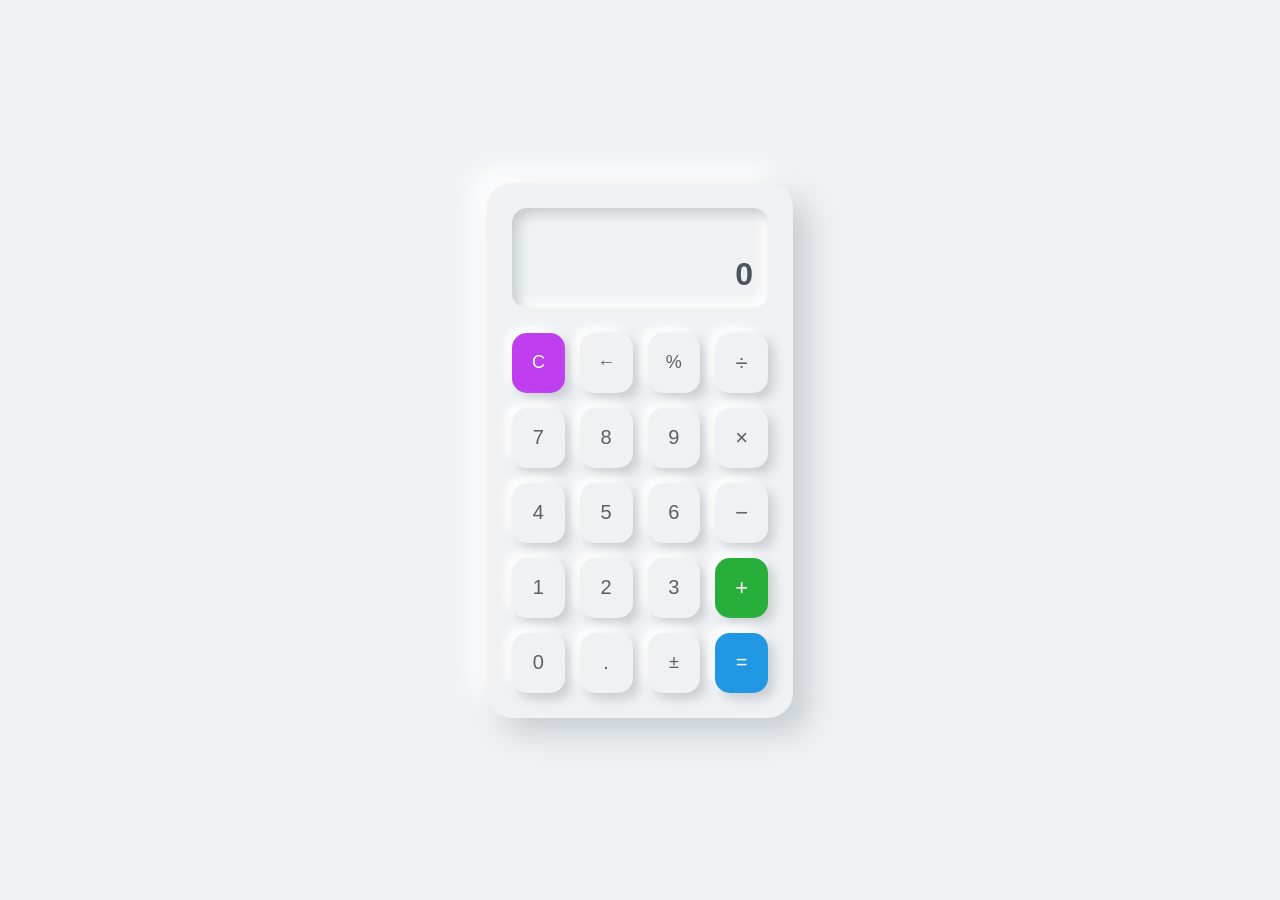
<file: projetos/calculadora.html>
<!doctype html>
<html lang="pt-BR">
    <head>
        <meta charset="UTF-8" />
        <meta name="viewport" content="width=device-width, initial-scale=1.0" />
        <title>Meu Modelo Calculadora</title>
        <link rel="stylesheet" href="calculadora/css/style.css" />
    </head>
    <body>
        <main class="calculadora">
            <!-- Display -->
            <section class="display">
                <div id="expressao"></div>
                <div id="resultado">0</div>
            </section>

            <!-- Teclado -->
            <section class="teclado">
                <!-- Linha 1 -->
                <button class="botao funcao" data-acao="limpar">C</button>
                <button class="botao funcao" data-acao="apagar">←</button>
                <button class="botao funcao" data-acao="porcentagem">%</button>
                <button class="botao operador" data-operador="/">÷</button>

                <!-- Linha 2 -->
                <button class="botao numerico" data-numero="7">7</button>
                <button class="botao numerico" data-numero="8">8</button>
                <button class="botao numerico" data-numero="9">9</button>
                <button class="botao operador" data-operador="*">×</button>

                <!-- Linha 3 -->
                <button class="botao numerico" data-numero="4">4</button>
                <button class="botao numerico" data-numero="5">5</button>
                <button class="botao numerico" data-numero="6">6</button>
                <button class="botao operador" data-operador="-">−</button>

                <!-- Linha 4 -->
                <button class="botao numerico" data-numero="1">1</button>
                <button class="botao numerico" data-numero="2">2</button>
                <button class="botao numerico" data-numero="3">3</button>
                <button class="botao operador" data-operador="+">+</button>

                <!-- Linha 5 -->
                <button class="botao numerico zero" data-numero="0">0</button>
                <button class="botao numerico" data-numero=".">.</button>
                <button class="botao funcao" data-acao="sinal">±</button>
                <button class="botao resultado" data-acao="igual">=</button>
            </section>
        </main>
        <script src="calculadora/js/teclas-numericas-isoladas.js"></script>
        <script src="calculadora/js/teclas-operacoes-funcoes-isoladas.js"></script>
        <script src="calculadora/js/operacoes.js" defer></script>
        <script src="calculadora/js/script.js" defer></script>
    </body>
</html>
</file>
<file: projetos/calculadora/css/style.css>
/* Resetar estilos */
* {
    margin: 0;
    padding: 0;
    box-sizing: border-box;
}

/* body */
body {
    min-height: 100vh;
    display: flex;
    justify-content: center;
    align-items: center;
    background: #eef2f5;
    font-family: Arial, Helvetica, sans-serif;
    transition:
        background 0.3s ease,
        color 0.3s ease;
}

/* Calculadora */
.calculadora {
    width: 306px;
    padding: 25px;
    border-radius: 25px;
    background: #eef2f5;
    box-shadow:
        15px 15px 30px #c8cdd1,
        -15px -15px 30px #ffffff;
}

/* Display */
.display {
    width: 100%;
    height: 100px;
    margin-bottom: 25px;
    padding: 15px;
    display: flex;
    flex-direction: column;
    justify-content: space-between;
    align-items: stretch;
    overflow: hidden;
    border-radius: 15px;
    background: #eef2f5;
    box-shadow:
        inset 6px 6px 12px #c8cdd1,
        inset -6px -6px 12px #ffffff;
}

/* Expressão anterior */
#expressao {
    width: 100%;
    min-height: 25px;
    text-align: left;
    font-size: 15px;
    color: #777;
    overflow: hidden;
    text-overflow: ellipsis;
    white-space: nowrap;
}

/* Expressão atual */
#resultado {
    width: 100%;
    text-align: right;
    font-size: 32px;
    font-weight: bold;
    color: #4d555c;
    overflow: hidden;
    white-space: nowrap;
}

/* Teclas */
.teclado {
    display: grid;
    grid-template-columns: repeat(4, 1fr);
    gap: 15px;
}

/* Botões */
.botao {
    height: 60px;
    border: none;
    border-radius: 15px;
    background: #eef2f5;
    color: #596168;
    font-size: 20px;
    font-weight: 500;
    cursor: pointer;
    box-shadow:
        6px 6px 12px #c8cdd1,
        -6px -6px 12px #ffffff;
    transition:
        transform 0.1s ease,
        box-shadow 0.1s ease;
}

/* Hover/Passar por cima */
.botao:hover {
    transform: translateY(-3px);
}

/* Clique */
.botao:active {
    transform: translateY(2px);
    box-shadow:
        inset 6px 6px 12px #c8cdd1,
        inset -6px -6px 12px #ffffff;
}

/* Botoes numericos */
.numerico {
    color: #596168;
}

/* Botões de operação */
.operador {
    font-size: 22px;
}

/* Botoes de Funções */
.funcao {
    font-size: 18px;
}

/* Botão AC */
.botao[data-acao="limpar"] {
    background: #be3ef0;
    color: white;
    box-shadow:
        6px 6px 12px #c8cdd1,
        -6px -6px 12px #ffffff;
}

/* Botão de Adição */
.botao[data-operador="+"] {
    background: #27ae3b;
    color: white;
    box-shadow:
        6px 6px 12px #c8cdd1,
        -6px -6px 12px #ffffff;
    grid-row: span 1;
}

/* Botão de Resultado */
.resultado {
    background: #2196e3;
    color: white;
}

/* Botão de Número Zero */
.zero {
    grid-column: span 1;
}

/* RESPONSIVIDADE */
@media (max-width: 450px) {
    .calculadora {
        width: 90%;

        padding: 20px;
    }

    .botao {
        height: 55px;

        font-size: 18px;
    }

    #resultado {
        font-size: 28px;
    }
}
</file>
<file: projetos/arandue/css/style.css>
/* Página-vitrine do Arandu Gestão. Segue o tema claro/escuro do portfólio (chave "tema"). */

:root {
  --fundo: #f8fafc;
  --texto: #0f172a;
  --suave: #475569;
  --cartao: #ffffff;
  --borda: #e2e8f0;
  --roxo: #5b3fc4;
  --roxo-claro: #ede8ff;
  --neon: rgba(155, 124, 244, 0.35);
  font-family: "Segoe UI", Tahoma, Geneva, Verdana, sans-serif;
}

:root.dark {
  --fundo: #0f172a;
  --texto: #e2e8f0;
  --suave: #a5b4c8;
  --cartao: #16213a;
  --borda: #26324d;
  --roxo: #c4b2ff;
  --roxo-claro: #2a2350;
  --neon: rgba(155, 124, 244, 0.45);
}

* {
  box-sizing: border-box;
}

body {
  margin: 0;
  min-height: 100vh;
  background: var(--fundo);
  color: var(--texto);
  line-height: 1.6;
  transition:
    background-color 0.3s ease,
    color 0.3s ease;
}

.voltar {
  display: inline-flex;
  gap: 0.4rem;
  margin: 1.25rem 1rem 0;
  color: var(--roxo);
  font-weight: 600;
  text-decoration: none;
}

.voltar:hover {
  text-decoration: underline;
}

.hero,
main,
footer {
  width: min(100% - 2rem, 60rem);
  margin: 0 auto;
}

.hero {
  padding: 2.5rem 0 1rem;
  text-align: center;
}

.eyebrow {
  margin: 0;
  color: var(--roxo);
  font-size: 0.78rem;
  font-weight: 700;
  letter-spacing: 0.14em;
  text-transform: uppercase;
}

.hero h1 {
  margin: 0.4rem 0 0.6rem;
  font-size: clamp(2.4rem, 7vw, 3.6rem);
  font-weight: 800;
  letter-spacing: -0.02em;
  text-shadow: 0 0 1.5rem var(--neon);
}

.lead {
  max-width: 40rem;
  margin: 0 auto;
  color: var(--suave);
  font-size: 1.1rem;
}

.selo {
  display: inline-block;
  margin: 1.2rem 0 0;
  padding: 0.35rem 0.8rem;
  border-radius: 999px;
  background: var(--roxo-claro);
  color: var(--roxo);
  font-size: 0.85rem;
  font-weight: 600;
}

.acoes {
  display: flex;
  flex-wrap: wrap;
  justify-content: center;
  gap: 0.75rem;
  margin-top: 1.8rem;
}

.botao {
  display: inline-flex;
  align-items: center;
  gap: 0.5rem;
  padding: 0.8rem 1.3rem;
  border-radius: 0.8rem;
  font-weight: 700;
  text-decoration: none;
}

.botao.primario {
  background: linear-gradient(115deg, #3b2585, #6d4fd6);
  color: #ffffff;
  box-shadow: 0 0 1.2rem var(--neon);
  transition:
    transform 0.25s ease,
    box-shadow 0.25s ease;
}

.botao.primario:hover {
  transform: translateY(-2px);
  box-shadow: 0 0 2rem var(--neon);
}

.botao.primario:focus-visible,
.voltar:focus-visible {
  outline: 3px solid var(--roxo);
  outline-offset: 4px;
}

.botao.secundario {
  border: 1px solid var(--borda);
  color: inherit;
}

.botao.secundario:hover,
.botao.secundario:focus-visible {
  border-color: currentColor;
}

.demo-acesso {
  margin-top: 1rem;
  font-size: 0.9rem;
  overflow-wrap: anywhere;
}

.botao.desativado {
  border: 1px dashed var(--borda);
  color: var(--suave);
  cursor: not-allowed;
}

section {
  margin-top: 3rem;
}

h2 {
  margin: 0 0 1rem;
  font-size: 1.4rem;
}

section > p {
  color: var(--suave);
}

/* Galeria */

.galeria {
  display: grid;
  grid-template-columns: repeat(2, minmax(0, 1fr));
  gap: 1.2rem;
}

.galeria figure {
  margin: 0;
}

.galeria img {
  display: block;
  width: 100%;
  height: auto;
  border: 1px solid var(--borda);
  border-radius: 0.9rem;
  box-shadow: 0 0.8rem 2rem rgba(15, 23, 42, 0.12);
}

.galeria figcaption {
  margin-top: 0.5rem;
  color: var(--suave);
  font-size: 0.85rem;
}

.galeria__larga,
.galeria__celular {
  grid-column: 1 / -1;
}

.galeria__celular img {
  max-width: 15rem;
  margin: 0 auto;
}

.galeria__celular figcaption {
  text-align: center;
}

/* Cartões de funcionalidades */

.cartoes {
  display: grid;
  grid-template-columns: repeat(auto-fit, minmax(15rem, 1fr));
  gap: 0.9rem;
  margin: 0;
  padding: 0;
  list-style: none;
}

.cartoes li {
  padding: 1.1rem 1.2rem;
  border: 1px solid var(--borda);
  border-radius: 0.9rem;
  background: var(--cartao);
}

.cartoes strong {
  display: block;
  margin-bottom: 0.3rem;
  color: var(--roxo);
}

.cartoes span {
  color: var(--suave);
  font-size: 0.95rem;
}

/* Tecnologias */

.tags {
  display: flex;
  flex-wrap: wrap;
  gap: 0.5rem;
  margin: 0 0 1rem;
  padding: 0;
  list-style: none;
}

.tags li {
  padding: 0.3rem 0.75rem;
  border-radius: 999px;
  background: var(--roxo-claro);
  color: var(--roxo);
  font-size: 0.85rem;
  font-weight: 600;
}

/* Números */

.numeros {
  display: grid;
  grid-template-columns: repeat(3, 1fr);
  gap: 0.9rem;
  margin: 0 0 1.2rem;
  padding: 0;
  list-style: none;
}

.numeros li {
  padding: 1.1rem;
  border: 1px solid var(--borda);
  border-radius: 0.9rem;
  background: var(--cartao);
  text-align: center;
}

.numeros strong {
  display: block;
  color: var(--roxo);
  font-size: 1.8rem;
  line-height: 1.2;
}

.numeros span {
  color: var(--suave);
  font-size: 0.85rem;
}

.lista,
.roteiro {
  margin: 0;
  padding-left: 1.2rem;
  color: var(--suave);
}

.lista li,
.roteiro li {
  margin-bottom: 0.5rem;
}

.roteiro strong {
  color: var(--texto);
}

footer {
  margin-top: 3rem;
  padding: 1.5rem 0 2.5rem;
  border-top: 1px solid var(--borda);
}

footer .voltar {
  margin: 0;
}

@media (max-width: 640px) {
  .galeria,
  .numeros {
    grid-template-columns: 1fr;
  }

  .hero {
    padding-top: 1.5rem;
  }
}

@media (prefers-reduced-motion: reduce) {
  body,
  .botao.primario {
    transition: none;
  }

  .botao.primario:hover {
    transform: none;
  }
}
</file>
<file: projetos/calculadora-de-ester/css/style.css>
/* Página-vitrine da Calculadora de ésteres. Mesma base da vitrine do Arandu Gestão, em verde-água. Segue o tema do portfólio (chave "tema"). */

:root {
  --fundo: #f8fafc;
  --texto: #0f172a;
  --suave: #475569;
  --cartao: #ffffff;
  --borda: #e2e8f0;
  --destaque: #0f766e;
  --destaque-claro: #ccfbf1;
  --neon: rgba(20, 184, 166, 0.35);
  font-family: "Segoe UI", Tahoma, Geneva, Verdana, sans-serif;
}

:root.dark {
  --fundo: #0f172a;
  --texto: #e2e8f0;
  --suave: #a5b4c8;
  --cartao: #16213a;
  --borda: #26324d;
  --destaque: #5eead4;
  --destaque-claro: #134e4a;
  --neon: rgba(20, 184, 166, 0.45);
}

* {
  box-sizing: border-box;
}

body {
  margin: 0;
  min-height: 100vh;
  background: var(--fundo);
  color: var(--texto);
  line-height: 1.6;
  transition:
    background-color 0.3s ease,
    color 0.3s ease;
}

.voltar {
  display: inline-flex;
  gap: 0.4rem;
  margin: 1.25rem 1rem 0;
  color: var(--destaque);
  font-weight: 600;
  text-decoration: none;
}

.voltar:hover {
  text-decoration: underline;
}

.hero,
main,
footer {
  width: min(100% - 2rem, 60rem);
  margin: 0 auto;
}

.hero {
  padding: 2.5rem 0 1rem;
  text-align: center;
}

.eyebrow {
  margin: 0;
  color: var(--destaque);
  font-size: 0.78rem;
  font-weight: 700;
  letter-spacing: 0.14em;
  text-transform: uppercase;
}

.hero h1 {
  margin: 0.4rem 0 0.6rem;
  font-size: clamp(2.4rem, 7vw, 3.6rem);
  font-weight: 800;
  letter-spacing: -0.02em;
  text-shadow: 0 0 1.5rem var(--neon);
}

.lead {
  max-width: 40rem;
  margin: 0 auto;
  color: var(--suave);
  font-size: 1.1rem;
}

.selo {
  display: inline-block;
  margin: 1.2rem 0 0;
  padding: 0.35rem 0.8rem;
  border-radius: 999px;
  background: var(--destaque-claro);
  color: var(--destaque);
  font-size: 0.85rem;
  font-weight: 600;
}

.acoes {
  display: flex;
  flex-wrap: wrap;
  justify-content: center;
  gap: 0.75rem;
  margin-top: 1.8rem;
}

.botao {
  display: inline-flex;
  align-items: center;
  gap: 0.5rem;
  padding: 0.8rem 1.3rem;
  border-radius: 0.8rem;
  font-weight: 700;
  text-decoration: none;
}

.botao.primario {
  background: linear-gradient(115deg, #134e4a, #0f766e);
  color: #ffffff;
  box-shadow: 0 0 1.2rem var(--neon);
  transition:
    transform 0.25s ease,
    box-shadow 0.25s ease;
}

.botao.primario:hover {
  transform: translateY(-2px);
  box-shadow: 0 0 2rem var(--neon);
}

.botao.primario:focus-visible,
.voltar:focus-visible {
  outline: 3px solid var(--destaque);
  outline-offset: 4px;
}

.botao.secundario {
  border: 1px solid var(--borda);
  color: inherit;
}

.botao.secundario:hover,
.botao.secundario:focus-visible {
  border-color: currentColor;
}

.demo-acesso {
  margin-top: 1rem;
  font-size: 0.9rem;
  overflow-wrap: anywhere;
}

.botao.desativado {
  border: 1px dashed var(--borda);
  color: var(--suave);
  cursor: not-allowed;
}

section {
  margin-top: 3rem;
}

h2 {
  margin: 0 0 1rem;
  font-size: 1.4rem;
}

section > p {
  color: var(--suave);
}

/* Galeria */

.galeria {
  display: grid;
  grid-template-columns: repeat(2, minmax(0, 1fr));
  gap: 1.2rem;
}

.galeria figure {
  margin: 0;
}

.galeria img {
  display: block;
  width: 100%;
  height: auto;
  border: 1px solid var(--borda);
  border-radius: 0.9rem;
  box-shadow: 0 0.8rem 2rem rgba(15, 23, 42, 0.12);
}

.galeria figcaption {
  margin-top: 0.5rem;
  color: var(--suave);
  font-size: 0.85rem;
}

.galeria__larga,
.galeria__celular {
  grid-column: 1 / -1;
}

.galeria__celular img {
  max-width: 15rem;
  margin: 0 auto;
}

.galeria__celular figcaption {
  text-align: center;
}

/* Cartões de funcionalidades */

.cartoes {
  display: grid;
  grid-template-columns: repeat(auto-fit, minmax(15rem, 1fr));
  gap: 0.9rem;
  margin: 0;
  padding: 0;
  list-style: none;
}

.cartoes li {
  padding: 1.1rem 1.2rem;
  border: 1px solid var(--borda);
  border-radius: 0.9rem;
  background: var(--cartao);
}

.cartoes strong {
  display: block;
  margin-bottom: 0.3rem;
  color: var(--destaque);
}

.cartoes span {
  color: var(--suave);
  font-size: 0.95rem;
}

/* Tecnologias */

.tags {
  display: flex;
  flex-wrap: wrap;
  gap: 0.5rem;
  margin: 0 0 1rem;
  padding: 0;
  list-style: none;
}

.tags li {
  padding: 0.3rem 0.75rem;
  border-radius: 999px;
  background: var(--destaque-claro);
  color: var(--destaque);
  font-size: 0.85rem;
  font-weight: 600;
}

/* Números */

.numeros {
  display: grid;
  grid-template-columns: repeat(3, 1fr);
  gap: 0.9rem;
  margin: 0 0 1.2rem;
  padding: 0;
  list-style: none;
}

.numeros li {
  padding: 1.1rem;
  border: 1px solid var(--borda);
  border-radius: 0.9rem;
  background: var(--cartao);
  text-align: center;
}

.numeros strong {
  display: block;
  color: var(--destaque);
  font-size: 1.8rem;
  line-height: 1.2;
}

.numeros span {
  color: var(--suave);
  font-size: 0.85rem;
}

.lista,
.roteiro {
  margin: 0;
  padding-left: 1.2rem;
  color: var(--suave);
}

.lista li,
.roteiro li {
  margin-bottom: 0.5rem;
}

.roteiro strong {
  color: var(--texto);
}

footer {
  margin-top: 3rem;
  padding: 1.5rem 0 2.5rem;
  border-top: 1px solid var(--borda);
}

footer .voltar {
  margin: 0;
}

@media (max-width: 640px) {
  .galeria,
  .numeros {
    grid-template-columns: 1fr;
  }

  .hero {
    padding-top: 1.5rem;
  }
}

@media (prefers-reduced-motion: reduce) {
  body,
  .botao.primario {
    transition: none;
  }

  .botao.primario:hover {
    transform: none;
  }
}
</file>
